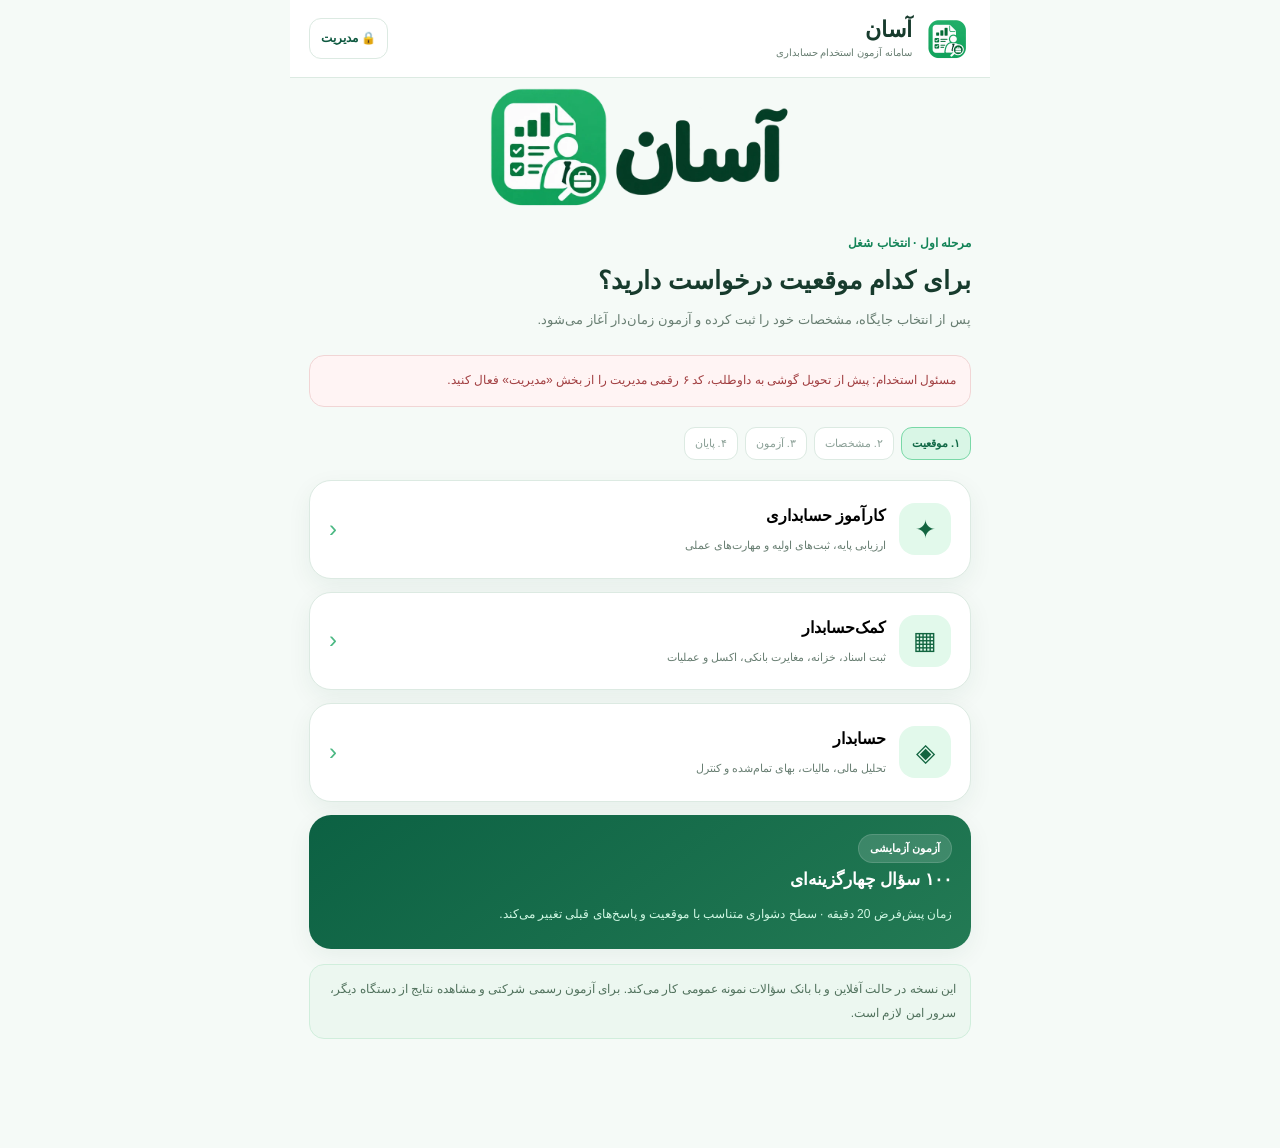
<file: android-wrapper/app/src/main/assets/demo.html>
<!doctype html>
<html lang="fa" dir="rtl"><head><meta charset="utf-8"><meta name="viewport" content="width=device-width,initial-scale=1,viewport-fit=cover"><meta name="theme-color" content="#50C787"><title>آسان | آزمون استخدامی حسابداری</title>
<meta http-equiv="Content-Security-Policy" content="default-src 'none'; script-src 'unsafe-inline'; style-src 'unsafe-inline'; img-src data:; base-uri 'none'; form-action 'none'">
<style>
:root{--green:#50C787;--dark:#0e5940;--ink:#173b2d;--muted:#687e72;--line:#dceae2;--bg:#f5faf7;--white:#fff;--soft:#e8f8ef;--red:#b74b50;font-family:Tahoma,'Noto Sans Arabic',Arial,sans-serif;-webkit-tap-highlight-color:transparent}
*{box-sizing:border-box}body{margin:0;color:var(--ink);background:var(--bg);font-size:14px;line-height:1.95}button,input,select{font:inherit}button{cursor:pointer}button:focus-visible,input:focus-visible,select:focus-visible{outline:3px solid #107149;outline-offset:2px}button:disabled{opacity:.45;cursor:not-allowed}
.top{height:78px;background:white;border-bottom:1px solid var(--line);padding:0 19px;display:flex;align-items:center;justify-content:space-between;position:sticky;top:0;z-index:30;max-width:700px;margin:auto}.brand{display:flex;align-items:center;gap:11px}.mark{width:44px;height:44px;border-radius:14px;background:var(--green);color:#074e30;font-size:23px;font-weight:900;display:grid;place-items:center}.brand b{font-size:22px;display:block;line-height:1.3}.brand small{color:var(--muted);display:block;line-height:1.6;font-size:10px}.chip-btn{background:#fff;border:1px solid var(--line);border-radius:12px;padding:8px 11px;color:var(--dark);font-size:12px;font-weight:700}
main{max-width:700px;padding:0 19px 94px;margin:0 auto;min-height:calc(100vh - 78px)}.eyebrow{font-size:12px;color:#148458;font-weight:800;margin-top:24px}.title{font-size:25px;font-weight:900;line-height:1.5;margin:7px 0}.sub{font-size:13px;color:var(--muted);margin:5px 0 23px}.card{border:1px solid var(--line);background:#fff;border-radius:22px;padding:19px;margin:13px 0;box-shadow:0 8px 24px #174d3310}.card h3{margin:0 0 7px;font-size:17px}.card p{color:var(--muted);margin:4px 0;font-size:12px}.role{width:100%;border:1px solid var(--line);display:flex;align-items:center;gap:13px;text-align:right}.role-icon{width:52px;height:52px;border-radius:16px;background:#e2f9eb;color:#126540;font-size:25px;display:grid;place-items:center;flex:0 0 52px}.role strong{display:block;font-size:16px}.role small{color:var(--muted);font-size:11px}.arrow{margin-right:auto;font-size:24px;color:#4bb883}.bar{background:#e8f1eb;height:8px;border-radius:20px;overflow:hidden;margin:15px 0}.bar>div{background:var(--green);height:100%;transition:width .2s}.pill{display:inline-block;background:#e6f8ee;color:#176543;border:1px solid #c9efdc;border-radius:20px;padding:3px 11px;font-size:11px;font-weight:750}.hero{background:linear-gradient(145deg,#0c6143,#237a54);color:white;border:0}.hero .pill{background:#ffffff25;color:white;border-color:#ffffff22}.hero p{color:#d1f8e4}.primary{border:0;background:var(--green);border-radius:14px;min-height:50px;padding:11px 18px;color:#063d29;font-size:14px;font-weight:900}.secondary{border:1px solid var(--line);background:#fff;color:var(--ink);border-radius:14px;min-height:50px;padding:11px 18px;font-weight:750}.full{width:100%}.flex{display:flex;align-items:center;gap:10px}.space{justify-content:space-between}.col{display:flex;flex-direction:column;gap:12px}.notice{background:#ecf7f0;border:1px solid #d0eedc;color:#51725d;border-radius:15px;font-size:12px;padding:13px 14px;margin:15px 0}.danger{background:#fff4f4;border-color:#f1d5d5;color:#a13e40}.label{display:block;font-weight:750;font-size:12px;margin:15px 0 5px}.field{width:100%;height:52px;border:1px solid #d7e7dc;border-radius:13px;padding:0 14px;background:#fff;color:var(--ink);outline:none}.field:focus{border-color:#50C787;box-shadow:0 0 0 3px #50c78733}.field[dir=ltr]{text-align:left}.field-small{max-width:210px}.grid{display:grid;grid-template-columns:repeat(2,minmax(0,1fr));gap:12px}.help{color:var(--muted);font-size:11px}.check{display:flex;gap:9px;align-items:flex-start;margin:15px 0;font-size:12px}.check input{margin-top:7px;accent-color:#2eaa68}.steps{display:flex;gap:7px;align-items:center;margin:20px 0}.step{background:white;border:1px solid var(--line);border-radius:11px;color:#8ba097;font-size:11px;padding:5px 10px}.step.active{background:#d9f6e6;color:#116846;border-color:#79d8a7;font-weight:800}.row{display:flex;gap:12px;align-items:center;justify-content:space-between}.counter{background:#eaf7ef;color:#166743;border-radius:12px;padding:5px 11px;font-weight:900;font-variant-numeric:tabular-nums}.counter.warn{color:#ac4141;background:#fff2f2}.qtext{font-weight:850;line-height:2.1;font-size:16px;margin:17px 0}.opt{width:100%;min-height:56px;text-align:right;border:1px solid var(--line);border-radius:15px;margin:8px 0;padding:12px;display:flex;align-items:center;gap:10px;background:white;color:var(--ink);font-size:13px}.opt.sel{background:#eafaf0;border-color:#50C787}.opt em{font-style:normal;font-weight:850;border:1px solid #d9ebdf;border-radius:10px;width:32px;height:32px;flex:0 0 32px;display:grid;place-items:center;color:#317453}.opt.sel em{background:var(--green);border-color:var(--green);color:#06442d}.grid3{display:grid;grid-template-columns:repeat(3,minmax(0,1fr));gap:9px}.metric{border:1px solid var(--line);border-radius:16px;background:#fff;padding:11px;text-align:center}.metric b{display:block;font-size:22px;line-height:1.5}.metric small{color:var(--muted);font-size:10px}.divider{height:1px;background:var(--line);margin:18px 0}.muted{color:var(--muted)}.tiny{font-size:11px}.listrow{width:100%;text-align:right;border:0;background:transparent;padding:12px 4px;display:flex;justify-content:space-between;align-items:center;border-bottom:1px solid var(--line)}.listrow:last-child{border-bottom:0}.listrow span{font-size:12px}.answer{border:1px solid var(--line);border-radius:15px;padding:13px;margin:11px 0;font-size:12px}.answer.good{border-color:#a1debf;background:#f0faf4}.answer.bad{border-color:#f2d4d4;background:#fff8f8}.ansstate{font-weight:900}.pillgray{border:1px solid var(--line);border-radius:10px;padding:3px 8px;background:#f5f9f7;font-size:11px}.footer{text-align:center;color:#96aaa0;font-size:10px;margin:24px 0}.hide{display:none!important}
@media(max-width:420px){main{padding:0 13px 85px}.top{padding:0 13px}.card{padding:15px}.grid{grid-template-columns:1fr}.brand b{font-size:20px}.title{font-size:23px}}

/* Asan 2.1.5 — exact brand icon and interviewer analytics */
.brand-icon{width:48px;height:48px;object-fit:contain;flex-shrink:0}
.welcome-brand{display:flex;align-items:center;justify-content:center;padding:10px 0 0}
.welcome-brand img{display:block;width:min(310px,76vw);height:auto;max-height:120px;object-fit:contain}
.analytics-tabs,.filter-chips{display:flex;gap:8px;flex-wrap:wrap;margin:12px 0 18px}
.analytics-tabs button,.filter-chips button{border-radius:14px;background:#fff;border:1px solid var(--line);color:var(--dark);font-size:12px;font-weight:750;padding:10px 13px;min-height:40px}
.analytics-tabs button.active,.filter-chips button.active{background:var(--green);border-color:var(--green);color:#063d29}
.stat-grid{display:grid;grid-template-columns:repeat(2,minmax(0,1fr));gap:9px;margin:12px 0}
.stat-tile{background:#f3fcf6;border:1px solid #d9ebdf;padding:14px;border-radius:15px;text-align:center}
.stat-tile b{display:block;font-size:25px;color:var(--dark);line-height:1.4}
.stat-tile small{color:var(--muted);font-size:11px}
.statline{margin:15px 0 18px}
.statline .stat-head{display:flex;justify-content:space-between;gap:8px;line-height:1.6;font-size:12px;font-weight:700}
.statline .stat-head span{max-width:80%;overflow-wrap:anywhere}
.statline .stat-head b{white-space:nowrap;color:var(--dark)}
.statline .track{height:11px;margin-top:7px;border-radius:50px;background:#e5f2eb;overflow:hidden}
.statline .fill{height:100%;background:var(--green);border-radius:50px;min-width:0}
.topic-lines{display:grid;grid-template-columns:minmax(0,1fr);gap:3px}
.option-row{display:flex;gap:10px;align-items:flex-start;border:1px solid #e1eae4;border-radius:11px;padding:9px 11px;margin:7px 0;background:#fff;line-height:1.7}
.option-row.is-correct{border-color:#63c998;background:#e9f8ef}
.option-row.is-chosen:not(.is-correct){border-color:#e7aaaa;background:#fff3f3}
.option-row .opt-letter{width:24px;height:24px;border-radius:8px;background:#eef3f0;color:var(--dark);display:grid;place-items:center;flex-shrink:0;font-weight:850}
.option-row .opt-text{flex:1;overflow-wrap:anywhere}
.option-row .opt-tags{color:#19734b;font-weight:700;font-size:11px;white-space:nowrap}
.answer-brief{font-size:12px;margin-top:12px;color:var(--muted)}
.analytics-intro{font-size:12px;color:var(--muted);line-height:1.9;margin:12px 0}
@media print{.top,.analytics-tabs,.filter-chips,button{display:none!important}.card{break-inside:avoid}.statline{break-inside:avoid}}

/* Asan 2.1.7 — single-viewport exam, no navigation or scrolling */
html.exam-active, body.exam-active{height:100%;overflow:hidden;overscroll-behavior:none}
body.exam-active .top{height:62px;min-height:62px}
body.exam-active .top .brand small{display:none}
body.exam-active .top .brand b{font-size:19px}
body.exam-active .brand-icon{height:40px;width:40px}
body.exam-active main{height:calc(100dvh - 62px);min-height:0;max-height:calc(100dvh - 62px);padding:0 14px;overflow:hidden}
.exam-viewport{height:100%;width:100%;display:flex;flex-direction:column;gap:9px;padding:9px 0 max(10px,env(safe-area-inset-bottom));overflow:hidden;min-height:0}
.exam-topline{display:flex;align-items:center;justify-content:space-between;gap:8px;flex:0 0 auto}
.exam-topline .pill{white-space:nowrap;max-width:66%;overflow:hidden;text-overflow:ellipsis}
.exam-headline{display:flex;justify-content:space-between;align-items:center;gap:8px;flex:0 0 auto;font-size:12px;color:var(--muted)}
.exam-headline strong{color:var(--ink);font-size:14px}
.exam-headline .exam-progress{font-variant-numeric:tabular-nums;white-space:nowrap;font-weight:850}
.exam-viewport .bar{margin:0;flex:0 0 auto;height:7px}
.exam-question-card{background:white;border:1px solid var(--line);border-radius:23px;padding:clamp(12px,2.4vh,19px);box-shadow:0 8px 20px #174d3310;flex:1 1 auto;min-height:0;display:flex;flex-direction:column;gap:10px;overflow:hidden}
.exam-topics{display:flex;justify-content:space-between;align-items:center;gap:8px;flex:0 0 auto}
.exam-question-text{flex:1 1 auto;min-height:0;display:flex;align-items:center;justify-content:center;text-align:center;font-weight:850;line-height:1.8;font-size:clamp(14px,3.8vw,19px);overflow:hidden;overflow-wrap:anywhere}
.exam-options{flex:0 0 auto;min-height:0;display:grid;grid-template-columns:repeat(2,minmax(0,1fr));grid-template-rows:repeat(2,minmax(0,1fr));gap:9px}
.exam-option{border:1px solid #dbe9e1;background:#fdfefd;border-radius:15px;min-height:clamp(67px,11.3vh,97px);padding:8px;display:flex;flex-direction:column;align-items:center;justify-content:center;gap:4px;color:var(--ink);font-weight:750;font-size:clamp(11px,3.1vw,14px);line-height:1.55;text-align:center;overflow:hidden;overflow-wrap:anywhere}
.exam-option .option-letter{display:grid;place-items:center;width:23px;height:23px;min-height:23px;border-radius:7px;background:#eaf7ee;color:#156948;font-weight:900;font-size:11px}
.exam-option .option-text{display:block;max-height:5em;overflow:hidden}
.exam-option:active{background:#d4f5e2;border-color:var(--green)}
.exam-footer{display:flex;align-items:center;gap:10px;justify-content:space-between;flex:0 0 auto}
.exam-footer .skip-button{flex:1;min-height:46px;background:#fff;border:1px solid var(--line);border-radius:13px;color:#145e41;font-weight:850}
.exam-footer .exam-count{color:var(--muted);font-size:11px;white-space:nowrap}
.exam-rule-hint{text-align:center;font-size:10px;color:var(--muted);line-height:1.3;flex:0 0 auto}
.instructions-card{border-radius:24px;background:#fff;border:1px solid var(--line);padding:22px;margin-top:15px;box-shadow:0 8px 28px #174d3310}
.instructions-list{padding-right:22px;line-height:2.5;margin:13px 0;color:var(--ink)}
.instructions-list li::marker{color:#159262;font-weight:900}
@media (max-height:700px){body.exam-active .top{height:55px;min-height:55px}body.exam-active main{height:calc(100dvh - 55px);max-height:calc(100dvh - 55px)}.exam-viewport{gap:6px;padding:6px 0}.exam-question-card{padding:10px;gap:6px;border-radius:16px}.exam-option{min-height:57px;padding:5px;gap:2px}.exam-question-text{font-size:clamp(12px,3.2vw,17px);line-height:1.55}.exam-footer .skip-button{min-height:40px}}
@media (max-height:500px){.exam-option{min-height:40px}.exam-topline,.exam-headline{font-size:10px}.exam-rule-hint{display:none}}

/* Asan 2.1.8 — employer workspace, responsive and keyboard accessible */
body.admin-active{background:#f3f8f5}
body.admin-active main{max-width:1120px;padding:0 22px 85px}
body.admin-active .top{max-width:1120px}
.admin-shell{margin:22px 0 40px}
.admin-hero{background:linear-gradient(135deg,#093b2b 0%,#126347 65%,#21835c 100%);color:#fff;border-radius:24px;padding:24px 26px;position:relative;overflow:hidden;box-shadow:0 16px 38px #0d57431e}
.admin-hero:after{content:'';position:absolute;left:-50px;bottom:-85px;border:38px solid #ffffff0a;width:215px;height:215px;border-radius:50%;pointer-events:none}
.admin-hero h1{font-size:clamp(22px,3.4vw,31px);margin:5px 0 6px;line-height:1.6;font-weight:900;position:relative}
.admin-hero p{font-size:12px;line-height:2;margin:0;color:#d5f8e5;max-width:620px}
.admin-overline{font-size:11px;letter-spacing:.2px;color:#aaf2cb;font-weight:800}
.admin-hero-top{display:flex;justify-content:space-between;gap:15px;align-items:start;position:relative}
.admin-hero-actions{display:flex;gap:8px;align-items:center;flex-wrap:wrap}
.admin-lock{border:1px solid #ffffff55;background:#ffffff1b;border-radius:12px;padding:9px 13px;color:#fff;font-size:12px;font-weight:800;white-space:nowrap}
.admin-lock:hover{background:#ffffff2a}
.admin-date{display:inline-flex;align-items:center;gap:6px;color:#e7fff1;font-size:11px;border:1px solid #ffffff36;border-radius:12px;padding:7px 10px}
.admin-nav{display:flex;gap:7px;overflow-x:auto;scrollbar-width:none;background:#fff;border:1px solid var(--line);border-radius:16px;padding:6px;margin:14px 0 18px}
.admin-nav::-webkit-scrollbar{display:none}
.admin-nav button{border:0;border-radius:11px;background:transparent;white-space:nowrap;min-height:41px;color:#517568;padding:8px 15px;font-size:12px;font-weight:850;flex:1}
.admin-nav button.active{background:#e0f7e9;color:#0b6541;box-shadow:inset 0 0 0 1px #b5e9cc}
.admin-nav button:focus-visible{outline:2px solid var(--dark);outline-offset:-2px}
.admin-section{display:flex;justify-content:space-between;gap:10px;align-items:center;margin:20px 0 12px}
.admin-section h2{font-size:17px;line-height:1.6;margin:0;color:#143e2d}
.admin-section small{color:var(--muted);font-size:11px}
.admin-metrics{display:grid;grid-template-columns:repeat(4,minmax(0,1fr));gap:11px;margin:0 0 16px}
.admin-metric{background:#fff;border:1px solid #dcece3;padding:17px 16px;border-radius:18px;box-shadow:0 5px 18px #0a513808}
.admin-metric .value{font-size:27px;color:#0d6744;font-weight:900;line-height:1.4}
.admin-metric .desc{font-size:11px;color:#688475}
.admin-metric .accent{width:32px;height:32px;border-radius:11px;display:grid;place-items:center;background:#e6f9ef;color:#137a50;margin-bottom:10px}
.admin-panels{display:grid;grid-template-columns:minmax(0,1.45fr) minmax(250px,1fr);gap:14px;align-items:start}
.admin-panel{background:#fff;border:1px solid #deece2;border-radius:20px;padding:18px;margin-bottom:13px;box-shadow:0 6px 25px #114d3410}
.admin-panel h3{margin:0 0 8px;font-size:15px;color:#173e2d}
.admin-help{color:#6b8175;font-size:11px;line-height:1.9}
.admin-empty{text-align:center;padding:32px 16px;background:#f9fcfa;border:1px dashed #c9e5d2;border-radius:16px;color:#628073}
.admin-empty strong{display:block;color:#285541;font-size:14px}
.admin-empty .empty-icon{font-size:32px;margin-bottom:10px}
.admin-mini-table{width:100%;border-collapse:collapse;text-align:right}
.admin-mini-table th{font-size:11px;font-weight:700;color:#80978a;padding:9px 7px;border-bottom:1px solid #e8efeb}
.admin-mini-table td{font-size:12px;padding:11px 7px;border-bottom:1px solid #eef3ef;vertical-align:middle}
.admin-mini-table tr:last-child td{border-bottom:0}
.admin-mini-table button{font-size:12px;color:#08774d;background:transparent;border:0;font-weight:850;text-align:right}
.admin-status{display:inline-flex;border-radius:99px;background:#ecf5ef;color:#426a56;border:1px solid #d8e9de;padding:2px 9px;align-items:center;font-weight:800;font-size:10px;white-space:nowrap}
.admin-status[data-status='interview']{background:#e0f6eb;color:#0a6e46;border-color:#b4e7cc}
.admin-status[data-status='selected']{background:#d5f7e4;color:#09613f;border-color:#86d8ab}
.admin-status[data-status='rejected']{background:#fff1f0;color:#934b4a;border-color:#f3d6d3}
.admin-status[data-status='review']{background:#fff9e9;color:#8d682e;border-color:#f4e4b9}
.admin-pct{font-variant-numeric:tabular-nums;color:#16774d;font-weight:900}
.admin-toolbar{display:grid;grid-template-columns:minmax(180px,2fr) minmax(130px,1fr) minmax(130px,1fr) minmax(135px,1fr);gap:9px;margin:12px 0}
.admin-toolbar input,.admin-toolbar select,.admin-control{width:100%;min-width:0;height:43px;background:#fff;border:1px solid #d6e7dc;border-radius:12px;padding:0 12px;color:#214c37;outline:0;font-size:12px}
.admin-toolbar input:focus,.admin-toolbar select:focus,.admin-control:focus{border-color:#2bbd77;box-shadow:0 0 0 3px #50c78733}
.admin-row{width:100%;display:grid;grid-template-columns:minmax(0,1.9fr) minmax(0,1fr) 82px 90px;gap:12px;align-items:center;background:white;border:1px solid #e0eae3;border-radius:15px;padding:13px 15px;margin:8px 0;text-align:right;color:var(--ink)}
.admin-row:hover{background:#f6fcf8;border-color:#b7e5c7}
.admin-row strong{display:block;font-size:13px;overflow-wrap:anywhere}
.admin-row small{display:block;font-size:11px;color:#7e9788;line-height:1.8}
.admin-row-score{font-size:19px;font-weight:900;color:#18754c;text-align:center;font-variant-numeric:tabular-nums}
.admin-row-action{text-align:left;color:#137a4e;font-size:11px;font-weight:850}
.admin-chipset{display:flex;gap:7px;flex-wrap:wrap;margin:10px 0}
.admin-chipset button{border:1px solid #dbeae0;border-radius:12px;padding:8px 12px;background:#fff;font-size:11px;color:#4e7160;font-weight:850}
.admin-chipset button.active{background:#dff6e8;border-color:#81d1a5;color:#0b6c45}
.admin-result-count{font-size:11px;color:#6f8878;margin:8px 0}
.admin-review-form{display:grid;grid-template-columns:minmax(0,1fr) minmax(0,1.7fr);gap:12px;margin-top:12px}
.admin-review-form label{display:block;color:#526c60;font-size:11px;font-weight:800;margin-bottom:4px}
.admin-review-form textarea{min-height:88px;width:100%;resize:vertical;line-height:1.9;padding:10px 12px;border:1px solid #d7e7dc;border-radius:12px;font:inherit;color:#173b2d;font-size:12px}
.admin-review-form .admin-control{height:44px}
.admin-review-form .review-save{align-self:end}
.admin-review-note{background:#f4fbf7;border:1px solid #d9e8dd;padding:12px 13px;border-radius:12px;font-size:12px;line-height:1.9;white-space:pre-wrap;overflow-wrap:anywhere}
.admin-score-ring{width:114px;height:114px;border-radius:50%;display:grid;place-items:center;flex:0 0 auto;box-shadow:0 7px 24px #0d6d4420}
.admin-score-ring > div{width:86px;height:86px;border-radius:50%;background:#fff;display:flex;flex-direction:column;justify-content:center;align-items:center}
.admin-score-ring strong{font-size:27px;color:#13563a;line-height:1.1}
.admin-score-ring small{font-size:10px;color:var(--muted)}
.admin-dossier{display:flex;align-items:center;gap:18px;justify-content:space-between}
.admin-quick-actions{display:flex;flex-wrap:wrap;gap:9px;margin-top:15px}
.admin-quick-actions button{border:1px solid #b9e4c8;color:#116c48;background:#f5fcf8;padding:10px 13px;border-radius:11px;font-size:12px;font-weight:850}
.admin-secure-warning{background:#fbf8ee;border:1px solid #eadba7;color:#856a34;border-radius:13px;padding:12px 13px;font-size:11px;line-height:1.9;margin-top:13px}
@media(max-width:800px){.admin-metrics{grid-template-columns:repeat(2,minmax(0,1fr))}.admin-panels{grid-template-columns:1fr}.admin-toolbar{grid-template-columns:repeat(2,minmax(0,1fr))}}
@media(max-width:510px){body.admin-active main{padding:0 12px 70px}.admin-hero{border-radius:19px;padding:18px}.admin-date{display:none}.admin-hero h1{font-size:22px}.admin-hero p{font-size:11px}.admin-lock{padding:8px 10px}.admin-nav button{padding:7px 9px;font-size:11px}.admin-metrics{gap:8px}.admin-metric{padding:12px}.admin-metric .value{font-size:22px}.admin-toolbar{grid-template-columns:1fr 1fr}.admin-toolbar input{grid-column:1/-1}.admin-row{grid-template-columns:minmax(0,1.7fr) 61px 74px;gap:7px;padding:11px}.admin-row .admin-role-cell{display:none}.admin-row-action{font-size:10px}.admin-review-form{grid-template-columns:1fr}.admin-dossier{align-items:flex-start;gap:9px}.admin-score-ring{width:94px;height:94px}.admin-score-ring > div{width:72px;height:72px}.admin-score-ring strong{font-size:22px}}
@media print{.admin-nav,.admin-lock,.admin-toolbar,.admin-chipset,.admin-quick-actions,.review-save,.admin-secure-warning{display:none!important}body.admin-active main{max-width:none}.admin-panel,.admin-row{box-shadow:none;break-inside:avoid}}

</style></head><body>
<header class="top"><div class="brand"><img class="brand-icon" src="[data-uri]" alt="لوگوی آسان"><div><b>آسان</b><small>سامانه آزمون استخدام حسابداری</small></div></div><button class="chip-btn" id="adminBtn" data-act="admin">🔒 مدیریت</button></header>
<main id="root"></main>
<script>
'use strict';
// Public demonstration bank. Correct answers embedded in this sample app are NOT confidential.
const QUESTION_BANK = [{"id":"D01","topic":"اصول و مفاهیم","difficulty":"easy","text":"مانده عادی حساب «هزینه اجاره» در دفاتر چه ماهیتی دارد؟","options":["بستانکار","بدهکار","بدون ماهیت","همیشه صفر"],"answer":1},{"id":"D02","topic":"ثبت اسناد و دفاتر","difficulty":"easy","text":"شرکت یک میز اداری را نقداً به مبلغ ۲۰ میلیون ریال خریداری می‌کند. ثبت صحیح کدام است؟","options":["اثاثه بدهکار / صندوق بستانکار","صندوق بدهکار / اثاثه بستانکار","هزینه حقوق بدهکار / فروش بستانکار","بانک بدهکار / سرمایه بستانکار"],"answer":0},{"id":"D03","topic":"اصلاح و بستن حساب‌ها","difficulty":"medium","text":"بیمه یک‌ساله به مبلغ ۱۲۰ میلیون ریال در ابتدای سال به‌عنوان پیش‌پرداخت ثبت شده است. پس از گذشت ۳ ماه، هزینه بیمه چند میلیون ریال است؟","options":["۱۲۰","۹۰","۳۰","۱۰"],"answer":2},{"id":"D04","topic":"صورت‌های مالی","difficulty":"easy","text":"کدام رابطه، معادله اصلی حسابداری است؟","options":["دارایی = بدهی + حقوق مالکانه","دارایی = درآمد + هزینه","سود = دارایی + بدهی","سرمایه = فروش + موجودی"],"answer":0},{"id":"D05","topic":"استانداردهای حسابداری","difficulty":"medium","text":"با فرض مبنای تعهدی، درآمد خدمات معمولاً در چه زمانی شناسایی می‌شود؟","options":["هنگام وصول وجه در همه شرایط","پس از پایان سال مالی","هنگام ارائه خدمت و تحقق شرایط شناسایی","فقط زمان صدور چک"],"answer":2},{"id":"D06","topic":"خرید و فروش","difficulty":"easy","text":"شرکت ۵۰ میلیون ریال کالا را نسیه فروخته است. صرف‌نظر از بهای تمام‌شده و مالیات، کدام حساب بدهکار می‌شود؟","options":["فروش","حساب‌های دریافتنی","حساب‌های پرداختنی","بانک"],"answer":1},{"id":"D07","topic":"بانک و خزانه","difficulty":"medium","text":"در مغایرت بانکی، «وجه واریزی در راه» باید به کدام مانده اضافه شود؟","options":["مانده دفاتر شرکت","مانده صورت‌حساب بانک","هزینه مالی","حساب فروش"],"answer":1},{"id":"D08","topic":"حساب‌های دریافتنی و پرداختنی","difficulty":"easy","text":"وجهی که مشتری بابت فروش نسیه به شرکت بدهکار است، در چه حسابی ثبت می‌شود؟","options":["حساب‌های پرداختنی","پیش‌دریافت درآمد","حساب‌های دریافتنی","سرمایه"],"answer":2},{"id":"D09","topic":"انبار و موجودی کالا","difficulty":"medium","text":"موجودی اول دوره ۳۰، خرید خالص ۸۰ و موجودی پایان دوره ۲۰ میلیون ریال است. بهای تمام‌شده کالای فروش‌رفته چند میلیون ریال می‌شود؟","options":["۹۰","۱۳۰","۷۰","۶۰"],"answer":0},{"id":"D10","topic":"دارایی ثابت و استهلاک","difficulty":"medium","text":"بهای یک دستگاه ۱۰۰ و ارزش اسقاط ۱۰ میلیون ریال است. عمر مفید ۵ سال و روش خط مستقیم است. استهلاک سالانه چند میلیون ریال است؟","options":["۲۰","۲۲","۱۸","۱۰"],"answer":2},{"id":"D11","topic":"حقوق و دستمزد","difficulty":"easy","text":"اگر حقوق ناخالص ۵۰ و کسورات ۷ میلیون ریال باشد، حقوق خالص پرداختنی چند میلیون ریال است؟","options":["۵۷","۴۳","۵۰","۷"],"answer":1},{"id":"D12","topic":"قانون کار و بیمه","difficulty":"medium","text":"برای محاسبه دقیق حق بیمه حقوق کارکنان در یک سال مشخص، کدام اطلاعات لازم است؟","options":["فقط نام کارگاه","فقط مبلغ فروش","فقط تعداد فاکتورها","مزد مشمول و نرخ‌های قانونی همان دوره"],"answer":3},{"id":"D13","topic":"مالیات‌های مستقیم","difficulty":"medium","text":"کدام اقدام برای رسیدگی مالیاتی قابل اتکاتر است؟","options":["ثبت هزینه بدون مدرک","نگهداری اسناد مثبته هزینه‌ها","حذف فاکتورهای خرید","تغییر تاریخ اسناد پس از رسیدگی"],"answer":1},{"id":"D14","topic":"ارزش افزوده و سامانه مؤدیان","difficulty":"medium","text":"فرض کنید کالای مشمول به مبلغ ۲۰۰ میلیون ریال فروخته شود و نرخ فرضی مالیات ۱۰٪ باشد. مبلغ مالیات چند میلیون ریال است؟","options":["۲۰","۲۲۰","۱۰","۲"],"answer":0},{"id":"D15","topic":"حسابداری صنعتی","difficulty":"medium","text":"مواد مستقیم ۴۰ و دستمزد مستقیم ۳۰ میلیون ریال است. بهای اولیه تولید چند میلیون ریال است؟","options":["۱۰","۱۰۰","۷۰","۴۰"],"answer":2},{"id":"D16","topic":"حسابداری مدیریت و بودجه","difficulty":"hard","text":"قیمت فروش هر واحد ۲۰۰ هزار، هزینه متغیر هر واحد ۱۲۰ هزار و هزینه ثابت کل ۸۰ میلیون ریال است. نقطه سر‌به‌سر چند واحد است؟","options":["۶۶۷","۴۰۰","۱۶۰۰","۱۰۰۰"],"answer":3},{"id":"D17","topic":"پیمانکاری و پروژه","difficulty":"medium","text":"طبق مفروضات قراردادی، هزینه برآوردی کل پروژه ۵۰۰ و هزینه انجام‌شده قابل اتکا ۲۰۰ میلیون ریال است. درصد پیشرفت بر اساس روش هزینه به هزینه چقدر است؟","options":["۶۰٪","۴۰٪","۲۰٪","۸۰٪"],"answer":1},{"id":"D18","topic":"حسابداری شرکت‌ها","difficulty":"easy","text":"ورود نقدی ۱۰۰ میلیون ریال توسط مالک به شرکت چه اثری بر معادله حسابداری دارد؟","options":["دارایی افزایش و سرمایه کاهش","بدهی افزایش و دارایی کاهش","دارایی و حقوق مالکانه افزایش","فقط درآمد افزایش"],"answer":2},{"id":"D19","topic":"حسابرسی و کنترل داخلی","difficulty":"medium","text":"کدام کنترل برای کاهش خطر سوءاستفاده از وجوه نقد مناسب‌تر است؟","options":["تفکیک وظیفه دریافت وجه و ثبت حسابداری","واگذاری همه وظایف به یک نفر","حذف تطبیق بانک","عدم ثبت رسید"],"answer":0},{"id":"D20","topic":"اکسل و تحلیل مالی","difficulty":"easy","text":"برای جمع‌زدن سلول‌های B2 تا B10 در اکسل از کدام فرمول استفاده می‌شود؟","options":["=COUNT(B2:B10)","=SUM(B2:B10)","=AVERAGE(B2:B10)","=MAX(B2:B10)"],"answer":1},{"id":"D21","topic":"نرم‌افزار حسابداری و ERP","difficulty":"medium","text":"برای پیگیری منشأ یک ثبت مالی در نرم‌افزار حسابداری، کدام قابلیت مهم‌تر است؟","options":["تغییر رنگ منو","افزایش اندازه فونت","نمایش گزارش هواشناسی","ردیابی سند و سابقه تغییرات"],"answer":3},{"id":"D22","topic":"ارز و بازرگانی خارجی","difficulty":"hard","text":"شرکت ۱۰۰۰ واحد ارز دریافتنی دارد. نرخ تسعیر هر واحد از ۵۰۰٬۰۰۰ به ۵۲۰٬۰۰۰ ریال افزایش یافته است. سود تسعیر چند میلیون ریال است؟","options":["۵۲۰","۲۰","۵۰۰","۲"],"answer":1},{"id":"D23","topic":"حسابداری کسب‌وکارها","difficulty":"medium","text":"در فروشگاه مواد غذایی، برای کاهش خطای موجودی کالاهای تاریخ‌دار کدام کنترل مؤثرتر است؟","options":["ثبت دوره‌ای موجودی و کنترل تاریخ انقضا","ثبت فقط مبلغ فروش","حذف کد کالا","ثبت کلی خرید بدون اقلام"],"answer":0},{"id":"D24","topic":"بخش عمومی و غیرانتفاعی","difficulty":"medium","text":"کمک مالی که طبق قرارداد فقط باید صرف خرید تجهیزات شود، در گزارشگری مؤسسه غیرانتفاعی چگونه باید مدیریت شود؟","options":["مانند وجه بدون محدودیت","به‌عنوان فروش کالا","با رهگیری محدودیت مصرف مطابق چارچوب مربوط","بدون ثبت در دفاتر"],"answer":2},{"id":"D25","topic":"خطایابی و تصمیم عملی","difficulty":"hard","text":"تراز آزمایشی ۱۲ میلیون ریال اختلاف دارد و یک ثبت بدهکار ۱۲ میلیون ریالی انجام نشده است. راه درست چیست؟","options":["ثبت تصادفی در حساب بانک","شناسایی سند و اصلاح ثبت با مستندات","حذف تراز آزمایشی","دو برابرکردن حساب بستانکار"],"answer":1},{"id":"D26","topic":"اصول تعهدی","difficulty":"hard","text":"خدمات به مبلغ ۸۰ میلیون ریال در اسفند ارائه شده ولی وجه در فروردین دریافت می‌شود. با فرض تحقق شرایط شناسایی، درآمد متعلق به کدام ماه است؟","options":["فروردین","بهمن","اسفند","اردیبهشت"],"answer":2},{"id":"D27","topic":"ذخیره مطالبات","difficulty":"hard","text":"مانده حساب‌های دریافتنی ۲۰۰ میلیون ریال است. ذخیره موردنیاز پایان سال ۵٪ و مانده بستانکار ذخیره قبل از تعدیل ۳ میلیون ریال است. هزینه مطالبات مشکوک‌الوصول چند میلیون ریال است؟","options":["۷","۱۰","۱۳","۳"],"answer":0},{"id":"D28","topic":"انحرافات هزینه","difficulty":"hard","text":"مقدار واقعی مصرف ۱۱۰ واحد، مقدار استاندارد مجاز ۱۰۰ واحد و نرخ استاندارد هر واحد ۲۰ هزار ریال است. انحراف مقداری مواد چند هزار ریال نامساعد است؟","options":["۱۰۰","۱۱۰","۲۰۰","۲۰"],"answer":2},{"id":"D29","topic":"صورت جریان نقد","difficulty":"medium","text":"دریافت وجه نقد از مشتری بابت فروش عادی شرکت معمولاً در کدام گروه صورت جریان وجه نقد قرار می‌گیرد؟","options":["فعالیت‌های عملیاتی","فعالیت‌های سرمایه‌گذاری","فعالیت‌های تأمین مالی","تغییرات غیرنقدی"],"answer":0},{"id":"D30","topic":"کنترل اسناد","difficulty":"medium","text":"در بررسی یک فاکتور خرید قبل از پرداخت، کدام کنترل مناسب است؟","options":["پرداخت بدون سند","تطبیق سفارش، رسید دریافت کالا و فاکتور","ثبت پرداخت به حساب فروش","حذف تأیید مسئول خرید"],"answer":1},{"id":"P031","topic":"اصول و مفاهیم","difficulty":"easy","text":"شرکتی 80 میلیون ریال دارایی و 30 میلیون ریال بدهی دارد. حقوق مالکانه چند میلیون ریال است؟","options":["30","80","110","50"],"answer":3,"explanation":"حقوق مالکانه = دارایی منهای بدهی = 50 میلیون ریال."},{"id":"P032","topic":"صورت‌های مالی","difficulty":"medium","text":"درآمد دوره 120 و کل هزینه‌های دوره 40 میلیون ریال است. سود خالص چند میلیون ریال می‌شود؟","options":["120","160","40","80"],"answer":3,"explanation":"سود خالص = درآمد − هزینه = 80."},{"id":"P033","topic":"انبار و موجودی کالا","difficulty":"medium","text":"موجودی ابتدای دوره 80، خرید خالص 160 و موجودی پایان دوره 30 میلیون ریال است. بهای تمام‌شده کالای فروش‌رفته چقدر است؟","options":["130","210","110","270"],"answer":1,"explanation":"بهای تمام‌شده = موجودی اول + خرید خالص − موجودی پایان = 210."},{"id":"P034","topic":"دریافتنی‌ها و پرداختنی‌ها","difficulty":"easy","text":"مانده بدهی به تأمین‌کننده 80 میلیون ریال است. شرکت 30 میلیون ریال از آن را پرداخت می‌کند. مانده حساب‌های پرداختنی چقدر است؟","options":["50","110","80","30"],"answer":0,"explanation":"بدهی با پرداخت کاهش می‌یابد؛ مانده 50."},{"id":"P035","topic":"دارایی ثابت و استهلاک","difficulty":"medium","text":"بهای دارایی 800 و ارزش اسقاط آن 60 میلیون ریال است. عمر مفید ۵ سال است؛ استهلاک سالانه خط مستقیم چند میلیون ریال است؟","options":["160","740","172","148"],"answer":3,"explanation":"استهلاک = (بها − ارزش اسقاط) تقسیم بر عمر = 148."},{"id":"P036","topic":"حقوق و دستمزد","difficulty":"easy","text":"حقوق ناخالص کارمند 80 و کسورات قانونی و توافقی جمعاً 30 میلیون ریال است. خالص پرداختنی چند میلیون ریال خواهد بود؟","options":["110","50","30","80"],"answer":1,"explanation":"خالص پرداختنی = ناخالص − کسورات = 50."},{"id":"P037","topic":"ارزش افزوده و سامانه مؤدیان","difficulty":"medium","text":"در یک مثال فرضی و صرفاً محاسباتی، مبلغ فروش بدون مالیات 800 میلیون ریال و نرخ فرضی ارزش افزوده ۱۰٪ است. مالیات این فروش چند میلیون ریال می‌شود؟","options":["720","80","880","800"],"answer":1,"explanation":"۱۰٪ از 800 = 80 میلیون ریال. این نرخ فرضی است."},{"id":"P038","topic":"خرید و فروش","difficulty":"medium","text":"فروش خالص 240 و بهای تمام‌شده کالای فروش‌رفته 60 میلیون ریال است. سود ناخالص چقدر است؟","options":["180","240","60","300"],"answer":0,"explanation":"سود ناخالص = فروش خالص − بهای تمام‌شده = 180."},{"id":"P039","topic":"بانک و خزانه","difficulty":"hard","text":"مانده بانک در دفاتر شرکت 80 میلیون ریال است. بانک 8 میلیون ریال کارمزد کسر و 3 میلیون ریال سود بانکی واریز کرده که در دفاتر ثبت نشده‌اند. مانده اصلاح‌شده دفاتر چقدر می‌شود؟","options":["75","69","91","85"],"answer":0,"explanation":"از دفاتر هزینه کارمزد کم و سود اضافه می‌شود: 75."},{"id":"P040","topic":"اصلاح و بستن حساب‌ها","difficulty":"medium","text":"بیمه ۱۲ماهه به مبلغ 96 میلیون ریال در حساب پیش‌پرداخت ثبت شده است. پس از سپری‌شدن 2 ماه، هزینه بیمه شناسایی‌شده چند میلیون ریال است؟","options":["8","80","96","16"],"answer":3,"explanation":"سهم هزینه = کل پیش‌پرداخت × 2/۱۲ = 16."},{"id":"P041","topic":"ارز و بازرگانی خارجی","difficulty":"hard","text":"شرکت 1000 واحد ارز دریافتنی دارد. نرخ هر واحد از ۵۰۰٬۰۰۰ ریال به 502,000 ریال افزایش یافته است. سود تسعیر چند میلیون ریال است؟","options":["4","2","3","20"],"answer":1,"explanation":"تفاوت نرخ × تعداد ارز = 1000 × 2000 ریال = 2 میلیون ریال."},{"id":"P042","topic":"پیمانکاری و پروژه","difficulty":"medium","text":"صورت‌وضعیت تأییدشده پیمانکار 800 میلیون ریال است و بر اساس قرارداد فرضی، ۱۰٪ آن به‌عنوان سپرده حسن انجام کار نگهداری می‌شود. مبلغ قابل پرداخت پیش از سایر کسورات چند میلیون ریال است؟","options":["800","880","720","80"],"answer":2,"explanation":"۹۰٪ صورت وضعیت = 720."},{"id":"P043","topic":"حسابداری مدیریت و بودجه","difficulty":"hard","text":"هزینه ثابت دوره 800 میلیون ریال، قیمت فروش هر واحد 20 و هزینه متغیر هر واحد 10 میلیون ریال است. نقطه سربه‌سر چند واحد است؟","options":["100","40","80","160"],"answer":2,"explanation":"نقطه سربه‌سر = هزینه ثابت ÷ (قیمت فروش − هزینه متغیر) = 80 واحد."},{"id":"P044","topic":"دریافتنی‌ها و پرداختنی‌ها","difficulty":"medium","text":"مانده ناخالص حساب‌های دریافتنی 800 میلیون ریال است. شرکت بر اساس برآورد داخلی خود، ۵٪ را مشکوک‌الوصول می‌داند. ذخیره لازم چند میلیون ریال است؟","options":["160","40","80","800"],"answer":1,"explanation":"۵٪ × 800 = 40."},{"id":"P045","topic":"صنعتی و بهای تمام‌شده","difficulty":"medium","text":"مواد مستقیم 80، دستمزد مستقیم 30 و سربار ساخت 12 میلیون ریال است. مجموع هزینه‌های تولید (بدون تغییر کالای در جریان) چند میلیون ریال می‌شود؟","options":["92","152","122","110"],"answer":2,"explanation":"جمع مواد مستقیم + دستمزد مستقیم + سربار = 122."},{"id":"P046","topic":"صنعتی و بهای تمام‌شده","difficulty":"hard","text":"سربار برآوردی 800 میلیون ریال و ساعات کار مستقیم کل 100 ساعت است. سفارشی با 20 ساعت کار مستقیم، چه میزان سربار جذب می‌کند (میلیون ریال)؟","options":["800","320","640","160"],"answer":3,"explanation":"نرخ جذب = 800/100؛ ضرب در 20 ساعت = 160."},{"id":"P047","topic":"صورت‌های مالی","difficulty":"medium","text":"شرکت در این دوره 80 میلیون ریال فروش نقد و 30 میلیون ریال فروش نسیه دارد. با فرض نبود سایر جریان‌ها، وجه نقد حاصل از این فروش‌ها چند میلیون ریال است؟","options":["110","30","50","80"],"answer":3,"explanation":"فروش نسیه در لحظه فروش جریان وجه نقد ایجاد نمی‌کند؛ دریافت نقدی 80 است."},{"id":"P048","topic":"انبار و موجودی کالا","difficulty":"hard","text":"با روش FIFO، 10 واحد کالا با بهای واحد 5 و سپس 10 واحد با بهای واحد 10 میلیون ریال خریداری شده است. بهای تمام‌شده فروش 15 واحد چند میلیون ریال است؟","options":["150","125","100","75"],"answer":2,"explanation":"FIFO ابتدا لایه اول و سپس ۵ واحد از لایه دوم: 10×5+۵×10=100."},{"id":"P049","topic":"حسابرسی و کنترل داخلی","difficulty":"medium","text":"موجودی صندوق طبق دفاتر 80 و شمارش فیزیکی 30 میلیون ریال است. کسری صندوق چند میلیون ریال است؟","options":["110","50","80","30"],"answer":1,"explanation":"کسری صندوق = مانده دفاتر منهای موجودی واقعی = 50."},{"id":"P050","topic":"صورت‌های مالی","difficulty":"hard","text":"دارایی جاری 400، موجودی کالا 60 و بدهی جاری 50 میلیون ریال است. با فرض نداشتن سایر اقلام کاهنده، نسبت آنی را تا دو رقم اعشار محاسبه کنید.","options":["6.80","9.20","1.20","8.00"],"answer":0,"explanation":"نسبت آنی = (دارایی جاری − موجودی کالا) ÷ بدهی جاری = 6.80."},{"id":"P051","topic":"اصول و مفاهیم","difficulty":"easy","text":"شرکتی 120 میلیون ریال دارایی و 50 میلیون ریال بدهی دارد. حقوق مالکانه چند میلیون ریال است؟","options":["170","50","120","70"],"answer":3,"explanation":"حقوق مالکانه = دارایی منهای بدهی = 70 میلیون ریال."},{"id":"P052","topic":"صورت‌های مالی","difficulty":"medium","text":"درآمد دوره 160 و کل هزینه‌های دوره 60 میلیون ریال است. سود خالص چند میلیون ریال می‌شود؟","options":["100","220","60","160"],"answer":0,"explanation":"سود خالص = درآمد − هزینه = 100."},{"id":"P053","topic":"انبار و موجودی کالا","difficulty":"medium","text":"موجودی ابتدای دوره 120، خرید خالص 240 و موجودی پایان دوره 50 میلیون ریال است. بهای تمام‌شده کالای فروش‌رفته چقدر است؟","options":["190","310","170","410"],"answer":1,"explanation":"بهای تمام‌شده = موجودی اول + خرید خالص − موجودی پایان = 310."},{"id":"P054","topic":"دریافتنی‌ها و پرداختنی‌ها","difficulty":"easy","text":"مانده بدهی به تأمین‌کننده 120 میلیون ریال است. شرکت 50 میلیون ریال از آن را پرداخت می‌کند. مانده حساب‌های پرداختنی چقدر است؟","options":["70","170","50","120"],"answer":0,"explanation":"بدهی با پرداخت کاهش می‌یابد؛ مانده 70."},{"id":"P055","topic":"دارایی ثابت و استهلاک","difficulty":"medium","text":"بهای دارایی 1200 و ارزش اسقاط آن 100 میلیون ریال است. عمر مفید ۵ سال است؛ استهلاک سالانه خط مستقیم چند میلیون ریال است؟","options":["240","1100","220","260"],"answer":2,"explanation":"استهلاک = (بها − ارزش اسقاط) تقسیم بر عمر = 220."},{"id":"P056","topic":"حقوق و دستمزد","difficulty":"easy","text":"حقوق ناخالص کارمند 120 و کسورات قانونی و توافقی جمعاً 50 میلیون ریال است. خالص پرداختنی چند میلیون ریال خواهد بود؟","options":["120","170","50","70"],"answer":3,"explanation":"خالص پرداختنی = ناخالص − کسورات = 70."},{"id":"P057","topic":"ارزش افزوده و سامانه مؤدیان","difficulty":"medium","text":"در یک مثال فرضی و صرفاً محاسباتی، مبلغ فروش بدون مالیات 1200 میلیون ریال و نرخ فرضی ارزش افزوده ۱۰٪ است. مالیات این فروش چند میلیون ریال می‌شود؟","options":["1200","1320","1080","120"],"answer":3,"explanation":"۱۰٪ از 1200 = 120 میلیون ریال. این نرخ فرضی است."},{"id":"P058","topic":"خرید و فروش","difficulty":"medium","text":"فروش خالص 360 و بهای تمام‌شده کالای فروش‌رفته 100 میلیون ریال است. سود ناخالص چقدر است؟","options":["260","460","360","100"],"answer":0,"explanation":"سود ناخالص = فروش خالص − بهای تمام‌شده = 260."},{"id":"P059","topic":"بانک و خزانه","difficulty":"hard","text":"مانده بانک در دفاتر شرکت 120 میلیون ریال است. بانک 10 میلیون ریال کارمزد کسر و 4 میلیون ریال سود بانکی واریز کرده که در دفاتر ثبت نشده‌اند. مانده اصلاح‌شده دفاتر چقدر می‌شود؟","options":["134","114","106","126"],"answer":1,"explanation":"از دفاتر هزینه کارمزد کم و سود اضافه می‌شود: 114."},{"id":"P060","topic":"اصلاح و بستن حساب‌ها","difficulty":"medium","text":"بیمه ۱۲ماهه به مبلغ 108 میلیون ریال در حساب پیش‌پرداخت ثبت شده است. پس از سپری‌شدن 4 ماه، هزینه بیمه شناسایی‌شده چند میلیون ریال است؟","options":["108","36","9","72"],"answer":1,"explanation":"سهم هزینه = کل پیش‌پرداخت × 4/۱۲ = 36."},{"id":"P061","topic":"ارز و بازرگانی خارجی","difficulty":"hard","text":"شرکت 2000 واحد ارز دریافتنی دارد. نرخ هر واحد از ۵۰۰٬۰۰۰ ریال به 503,000 ریال افزایش یافته است. سود تسعیر چند میلیون ریال است؟","options":["6","8","60","9"],"answer":0,"explanation":"تفاوت نرخ × تعداد ارز = 2000 × 3000 ریال = 6 میلیون ریال."},{"id":"P062","topic":"پیمانکاری و پروژه","difficulty":"medium","text":"صورت‌وضعیت تأییدشده پیمانکار 1200 میلیون ریال است و بر اساس قرارداد فرضی، ۱۰٪ آن به‌عنوان سپرده حسن انجام کار نگهداری می‌شود. مبلغ قابل پرداخت پیش از سایر کسورات چند میلیون ریال است؟","options":["1200","120","1320","1080"],"answer":3,"explanation":"۹۰٪ صورت وضعیت = 1080."},{"id":"P063","topic":"حسابداری مدیریت و بودجه","difficulty":"hard","text":"هزینه ثابت دوره 1440 میلیون ریال، قیمت فروش هر واحد 25 و هزینه متغیر هر واحد 13 میلیون ریال است. نقطه سربه‌سر چند واحد است؟","options":["57","140","240","120"],"answer":3,"explanation":"نقطه سربه‌سر = هزینه ثابت ÷ (قیمت فروش − هزینه متغیر) = 120 واحد."},{"id":"P064","topic":"دریافتنی‌ها و پرداختنی‌ها","difficulty":"medium","text":"مانده ناخالص حساب‌های دریافتنی 1200 میلیون ریال است. شرکت بر اساس برآورد داخلی خود، ۵٪ را مشکوک‌الوصول می‌داند. ذخیره لازم چند میلیون ریال است؟","options":["60","120","1200","240"],"answer":0,"explanation":"۵٪ × 1200 = 60."},{"id":"P065","topic":"صنعتی و بهای تمام‌شده","difficulty":"medium","text":"مواد مستقیم 120، دستمزد مستقیم 50 و سربار ساخت 30 میلیون ریال است. مجموع هزینه‌های تولید (بدون تغییر کالای در جریان) چند میلیون ریال می‌شود؟","options":["200","250","170","150"],"answer":0,"explanation":"جمع مواد مستقیم + دستمزد مستقیم + سربار = 200."},{"id":"P066","topic":"صنعتی و بهای تمام‌شده","difficulty":"hard","text":"سربار برآوردی 1200 میلیون ریال و ساعات کار مستقیم کل 200 ساعت است. سفارشی با 40 ساعت کار مستقیم، چه میزان سربار جذب می‌کند (میلیون ریال)؟","options":["960","480","1200","240"],"answer":3,"explanation":"نرخ جذب = 1200/200؛ ضرب در 40 ساعت = 240."},{"id":"P067","topic":"صورت‌های مالی","difficulty":"medium","text":"شرکت در این دوره 120 میلیون ریال فروش نقد و 50 میلیون ریال فروش نسیه دارد. با فرض نبود سایر جریان‌ها، وجه نقد حاصل از این فروش‌ها چند میلیون ریال است؟","options":["120","170","70","50"],"answer":0,"explanation":"فروش نسیه در لحظه فروش جریان وجه نقد ایجاد نمی‌کند؛ دریافت نقدی 120 است."},{"id":"P068","topic":"انبار و موجودی کالا","difficulty":"hard","text":"با روش FIFO، 12 واحد کالا با بهای واحد 6 و سپس 12 واحد با بهای واحد 11 میلیون ریال خریداری شده است. بهای تمام‌شده فروش 17 واحد چند میلیون ریال است؟","options":["162","127","187","102"],"answer":1,"explanation":"FIFO ابتدا لایه اول و سپس ۵ واحد از لایه دوم: 12×6+۵×11=127."},{"id":"P069","topic":"حسابرسی و کنترل داخلی","difficulty":"medium","text":"موجودی صندوق طبق دفاتر 120 و شمارش فیزیکی 50 میلیون ریال است. کسری صندوق چند میلیون ریال است؟","options":["120","170","70","50"],"answer":2,"explanation":"کسری صندوق = مانده دفاتر منهای موجودی واقعی = 70."},{"id":"P070","topic":"صورت‌های مالی","difficulty":"hard","text":"دارایی جاری 600، موجودی کالا 100 و بدهی جاری 100 میلیون ریال است. با فرض نداشتن سایر اقلام کاهنده، نسبت آنی را تا دو رقم اعشار محاسبه کنید.","options":["1.00","5.00","7.00","6.00"],"answer":1,"explanation":"نسبت آنی = (دارایی جاری − موجودی کالا) ÷ بدهی جاری = 5.00."},{"id":"P071","topic":"اصول و مفاهیم","difficulty":"easy","text":"شرکتی 200 میلیون ریال دارایی و 90 میلیون ریال بدهی دارد. حقوق مالکانه چند میلیون ریال است؟","options":["200","110","290","90"],"answer":1,"explanation":"حقوق مالکانه = دارایی منهای بدهی = 110 میلیون ریال."},{"id":"P072","topic":"صورت‌های مالی","difficulty":"medium","text":"درآمد دوره 240 و کل هزینه‌های دوره 100 میلیون ریال است. سود خالص چند میلیون ریال می‌شود؟","options":["240","140","100","340"],"answer":1,"explanation":"سود خالص = درآمد − هزینه = 140."},{"id":"P073","topic":"انبار و موجودی کالا","difficulty":"medium","text":"موجودی ابتدای دوره 200، خرید خالص 400 و موجودی پایان دوره 90 میلیون ریال است. بهای تمام‌شده کالای فروش‌رفته چقدر است؟","options":["290","310","690","510"],"answer":3,"explanation":"بهای تمام‌شده = موجودی اول + خرید خالص − موجودی پایان = 510."},{"id":"P074","topic":"دریافتنی‌ها و پرداختنی‌ها","difficulty":"easy","text":"مانده بدهی به تأمین‌کننده 200 میلیون ریال است. شرکت 90 میلیون ریال از آن را پرداخت می‌کند. مانده حساب‌های پرداختنی چقدر است؟","options":["90","200","290","110"],"answer":3,"explanation":"بدهی با پرداخت کاهش می‌یابد؛ مانده 110."},{"id":"P075","topic":"دارایی ثابت و استهلاک","difficulty":"medium","text":"بهای دارایی 2000 و ارزش اسقاط آن 180 میلیون ریال است. عمر مفید ۵ سال است؛ استهلاک سالانه خط مستقیم چند میلیون ریال است؟","options":["364","436","1820","400"],"answer":0,"explanation":"استهلاک = (بها − ارزش اسقاط) تقسیم بر عمر = 364."},{"id":"P076","topic":"حقوق و دستمزد","difficulty":"easy","text":"حقوق ناخالص کارمند 200 و کسورات قانونی و توافقی جمعاً 90 میلیون ریال است. خالص پرداختنی چند میلیون ریال خواهد بود؟","options":["200","110","290","90"],"answer":1,"explanation":"خالص پرداختنی = ناخالص − کسورات = 110."},{"id":"P077","topic":"ارزش افزوده و سامانه مؤدیان","difficulty":"medium","text":"در یک مثال فرضی و صرفاً محاسباتی، مبلغ فروش بدون مالیات 2000 میلیون ریال و نرخ فرضی ارزش افزوده ۱۰٪ است. مالیات این فروش چند میلیون ریال می‌شود؟","options":["200","2200","1800","2000"],"answer":0,"explanation":"۱۰٪ از 2000 = 200 میلیون ریال. این نرخ فرضی است."},{"id":"P078","topic":"خرید و فروش","difficulty":"medium","text":"فروش خالص 600 و بهای تمام‌شده کالای فروش‌رفته 180 میلیون ریال است. سود ناخالص چقدر است؟","options":["780","600","180","420"],"answer":3,"explanation":"سود ناخالص = فروش خالص − بهای تمام‌شده = 420."},{"id":"P079","topic":"بانک و خزانه","difficulty":"hard","text":"مانده بانک در دفاتر شرکت 200 میلیون ریال است. بانک 12 میلیون ریال کارمزد کسر و 5 میلیون ریال سود بانکی واریز کرده که در دفاتر ثبت نشده‌اند. مانده اصلاح‌شده دفاتر چقدر می‌شود؟","options":["193","183","207","217"],"answer":0,"explanation":"از دفاتر هزینه کارمزد کم و سود اضافه می‌شود: 193."},{"id":"P080","topic":"اصلاح و بستن حساب‌ها","difficulty":"medium","text":"بیمه ۱۲ماهه به مبلغ 120 میلیون ریال در حساب پیش‌پرداخت ثبت شده است. پس از سپری‌شدن 6 ماه، هزینه بیمه شناسایی‌شده چند میلیون ریال است؟","options":["10","50","120","60"],"answer":3,"explanation":"سهم هزینه = کل پیش‌پرداخت × 6/۱۲ = 60."},{"id":"P081","topic":"ارز و بازرگانی خارجی","difficulty":"hard","text":"شرکت 3000 واحد ارز دریافتنی دارد. نرخ هر واحد از ۵۰۰٬۰۰۰ ریال به 504,000 ریال افزایش یافته است. سود تسعیر چند میلیون ریال است؟","options":["16","15","120","12"],"answer":3,"explanation":"تفاوت نرخ × تعداد ارز = 3000 × 4000 ریال = 12 میلیون ریال."},{"id":"P082","topic":"پیمانکاری و پروژه","difficulty":"medium","text":"صورت‌وضعیت تأییدشده پیمانکار 2000 میلیون ریال است و بر اساس قرارداد فرضی، ۱۰٪ آن به‌عنوان سپرده حسن انجام کار نگهداری می‌شود. مبلغ قابل پرداخت پیش از سایر کسورات چند میلیون ریال است؟","options":["2000","1800","200","2200"],"answer":1,"explanation":"۹۰٪ صورت وضعیت = 1800."},{"id":"P083","topic":"حسابداری مدیریت و بودجه","difficulty":"hard","text":"هزینه ثابت دوره 2100 میلیون ریال، قیمت فروش هر واحد 30 و هزینه متغیر هر واحد 16 میلیون ریال است. نقطه سربه‌سر چند واحد است؟","options":["70","170","300","150"],"answer":3,"explanation":"نقطه سربه‌سر = هزینه ثابت ÷ (قیمت فروش − هزینه متغیر) = 150 واحد."},{"id":"P084","topic":"دریافتنی‌ها و پرداختنی‌ها","difficulty":"medium","text":"مانده ناخالص حساب‌های دریافتنی 2000 میلیون ریال است. شرکت بر اساس برآورد داخلی خود، ۵٪ را مشکوک‌الوصول می‌داند. ذخیره لازم چند میلیون ریال است؟","options":["400","200","2000","100"],"answer":3,"explanation":"۵٪ × 2000 = 100."},{"id":"P085","topic":"صنعتی و بهای تمام‌شده","difficulty":"medium","text":"مواد مستقیم 200، دستمزد مستقیم 90 و سربار ساخت 45 میلیون ریال است. مجموع هزینه‌های تولید (بدون تغییر کالای در جریان) چند میلیون ریال می‌شود؟","options":["245","425","290","335"],"answer":3,"explanation":"جمع مواد مستقیم + دستمزد مستقیم + سربار = 335."},{"id":"P086","topic":"صنعتی و بهای تمام‌شده","difficulty":"hard","text":"سربار برآوردی 2000 میلیون ریال و ساعات کار مستقیم کل 250 ساعت است. سفارشی با 50 ساعت کار مستقیم، چه میزان سربار جذب می‌کند (میلیون ریال)؟","options":["2000","400","800","1600"],"answer":1,"explanation":"نرخ جذب = 2000/250؛ ضرب در 50 ساعت = 400."},{"id":"P087","topic":"صورت‌های مالی","difficulty":"medium","text":"شرکت در این دوره 200 میلیون ریال فروش نقد و 90 میلیون ریال فروش نسیه دارد. با فرض نبود سایر جریان‌ها، وجه نقد حاصل از این فروش‌ها چند میلیون ریال است؟","options":["200","290","90","110"],"answer":0,"explanation":"فروش نسیه در لحظه فروش جریان وجه نقد ایجاد نمی‌کند؛ دریافت نقدی 200 است."},{"id":"P088","topic":"انبار و موجودی کالا","difficulty":"hard","text":"با روش FIFO، 14 واحد کالا با بهای واحد 7 و سپس 14 واحد با بهای واحد 12 میلیون ریال خریداری شده است. بهای تمام‌شده فروش 19 واحد چند میلیون ریال است؟","options":["203","158","228","133"],"answer":1,"explanation":"FIFO ابتدا لایه اول و سپس ۵ واحد از لایه دوم: 14×7+۵×12=158."},{"id":"P089","topic":"حسابرسی و کنترل داخلی","difficulty":"medium","text":"موجودی صندوق طبق دفاتر 200 و شمارش فیزیکی 90 میلیون ریال است. کسری صندوق چند میلیون ریال است؟","options":["200","290","90","110"],"answer":3,"explanation":"کسری صندوق = مانده دفاتر منهای موجودی واقعی = 110."},{"id":"P090","topic":"صورت‌های مالی","difficulty":"hard","text":"دارایی جاری 1000، موجودی کالا 180 و بدهی جاری 150 میلیون ریال است. با فرض نداشتن سایر اقلام کاهنده، نسبت آنی را تا دو رقم اعشار محاسبه کنید.","options":["7.87","1.20","5.47","6.67"],"answer":2,"explanation":"نسبت آنی = (دارایی جاری − موجودی کالا) ÷ بدهی جاری = 5.47."},{"id":"P091","topic":"اصول و مفاهیم","difficulty":"easy","text":"شرکتی 350 میلیون ریال دارایی و 150 میلیون ریال بدهی دارد. حقوق مالکانه چند میلیون ریال است؟","options":["350","500","150","200"],"answer":3,"explanation":"حقوق مالکانه = دارایی منهای بدهی = 200 میلیون ریال."},{"id":"P092","topic":"صورت‌های مالی","difficulty":"medium","text":"درآمد دوره 390 و کل هزینه‌های دوره 160 میلیون ریال است. سود خالص چند میلیون ریال می‌شود؟","options":["390","550","230","160"],"answer":2,"explanation":"سود خالص = درآمد − هزینه = 230."},{"id":"P093","topic":"انبار و موجودی کالا","difficulty":"medium","text":"موجودی ابتدای دوره 350، خرید خالص 700 و موجودی پایان دوره 150 میلیون ریال است. بهای تمام‌شده کالای فروش‌رفته چقدر است؟","options":["1200","550","500","900"],"answer":3,"explanation":"بهای تمام‌شده = موجودی اول + خرید خالص − موجودی پایان = 900."},{"id":"P094","topic":"دریافتنی‌ها و پرداختنی‌ها","difficulty":"easy","text":"مانده بدهی به تأمین‌کننده 350 میلیون ریال است. شرکت 150 میلیون ریال از آن را پرداخت می‌کند. مانده حساب‌های پرداختنی چقدر است؟","options":["350","150","200","500"],"answer":2,"explanation":"بدهی با پرداخت کاهش می‌یابد؛ مانده 200."},{"id":"P095","topic":"دارایی ثابت و استهلاک","difficulty":"medium","text":"بهای دارایی 3500 و ارزش اسقاط آن 300 میلیون ریال است. عمر مفید ۵ سال است؛ استهلاک سالانه خط مستقیم چند میلیون ریال است؟","options":["700","3200","760","640"],"answer":3,"explanation":"استهلاک = (بها − ارزش اسقاط) تقسیم بر عمر = 640."},{"id":"P096","topic":"حقوق و دستمزد","difficulty":"easy","text":"حقوق ناخالص کارمند 350 و کسورات قانونی و توافقی جمعاً 150 میلیون ریال است. خالص پرداختنی چند میلیون ریال خواهد بود؟","options":["500","150","200","350"],"answer":2,"explanation":"خالص پرداختنی = ناخالص − کسورات = 200."},{"id":"P097","topic":"ارزش افزوده و سامانه مؤدیان","difficulty":"medium","text":"در یک مثال فرضی و صرفاً محاسباتی، مبلغ فروش بدون مالیات 3500 میلیون ریال و نرخ فرضی ارزش افزوده ۱۰٪ است. مالیات این فروش چند میلیون ریال می‌شود؟","options":["350","3500","3850","3150"],"answer":0,"explanation":"۱۰٪ از 3500 = 350 میلیون ریال. این نرخ فرضی است."},{"id":"P098","topic":"خرید و فروش","difficulty":"medium","text":"فروش خالص 1050 و بهای تمام‌شده کالای فروش‌رفته 300 میلیون ریال است. سود ناخالص چقدر است؟","options":["750","300","1350","1050"],"answer":0,"explanation":"سود ناخالص = فروش خالص − بهای تمام‌شده = 750."},{"id":"P099","topic":"بانک و خزانه","difficulty":"hard","text":"مانده بانک در دفاتر شرکت 350 میلیون ریال است. بانک 14 میلیون ریال کارمزد کسر و 6 میلیون ریال سود بانکی واریز کرده که در دفاتر ثبت نشده‌اند. مانده اصلاح‌شده دفاتر چقدر می‌شود؟","options":["358","330","342","370"],"answer":2,"explanation":"از دفاتر هزینه کارمزد کم و سود اضافه می‌شود: 342."},{"id":"P100","topic":"اصلاح و بستن حساب‌ها","difficulty":"medium","text":"بیمه ۱۲ماهه به مبلغ 132 میلیون ریال در حساب پیش‌پرداخت ثبت شده است. پس از سپری‌شدن 8 ماه، هزینه بیمه شناسایی‌شده چند میلیون ریال است؟","options":["44","11","88","132"],"answer":2,"explanation":"سهم هزینه = کل پیش‌پرداخت × 8/۱۲ = 88."},{"id":"P101","topic":"ارز و بازرگانی خارجی","difficulty":"hard","text":"شرکت 4000 واحد ارز دریافتنی دارد. نرخ هر واحد از ۵۰۰٬۰۰۰ ریال به 505,000 ریال افزایش یافته است. سود تسعیر چند میلیون ریال است؟","options":["24","20","25","200"],"answer":1,"explanation":"تفاوت نرخ × تعداد ارز = 4000 × 5000 ریال = 20 میلیون ریال."},{"id":"P102","topic":"پیمانکاری و پروژه","difficulty":"medium","text":"صورت‌وضعیت تأییدشده پیمانکار 3500 میلیون ریال است و بر اساس قرارداد فرضی، ۱۰٪ آن به‌عنوان سپرده حسن انجام کار نگهداری می‌شود. مبلغ قابل پرداخت پیش از سایر کسورات چند میلیون ریال است؟","options":["3850","3500","350","3150"],"answer":3,"explanation":"۹۰٪ صورت وضعیت = 3150."},{"id":"P103","topic":"حسابداری مدیریت و بودجه","difficulty":"hard","text":"هزینه ثابت دوره 3200 میلیون ریال، قیمت فروش هر واحد 35 و هزینه متغیر هر واحد 19 میلیون ریال است. نقطه سربه‌سر چند واحد است؟","options":["220","400","200","91"],"answer":2,"explanation":"نقطه سربه‌سر = هزینه ثابت ÷ (قیمت فروش − هزینه متغیر) = 200 واحد."},{"id":"P104","topic":"دریافتنی‌ها و پرداختنی‌ها","difficulty":"medium","text":"مانده ناخالص حساب‌های دریافتنی 3500 میلیون ریال است. شرکت بر اساس برآورد داخلی خود، ۵٪ را مشکوک‌الوصول می‌داند. ذخیره لازم چند میلیون ریال است؟","options":["175","3500","700","350"],"answer":0,"explanation":"۵٪ × 3500 = 175."},{"id":"P105","topic":"صنعتی و بهای تمام‌شده","difficulty":"medium","text":"مواد مستقیم 350، دستمزد مستقیم 150 و سربار ساخت 60 میلیون ریال است. مجموع هزینه‌های تولید (بدون تغییر کالای در جریان) چند میلیون ریال می‌شود؟","options":["710","410","560","500"],"answer":2,"explanation":"جمع مواد مستقیم + دستمزد مستقیم + سربار = 560."},{"id":"P106","topic":"صنعتی و بهای تمام‌شده","difficulty":"hard","text":"سربار برآوردی 3500 میلیون ریال و ساعات کار مستقیم کل 350 ساعت است. سفارشی با 70 ساعت کار مستقیم، چه میزان سربار جذب می‌کند (میلیون ریال)؟","options":["1400","3500","700","2800"],"answer":2,"explanation":"نرخ جذب = 3500/350؛ ضرب در 70 ساعت = 700."},{"id":"P107","topic":"صورت‌های مالی","difficulty":"medium","text":"شرکت در این دوره 350 میلیون ریال فروش نقد و 150 میلیون ریال فروش نسیه دارد. با فرض نبود سایر جریان‌ها، وجه نقد حاصل از این فروش‌ها چند میلیون ریال است؟","options":["350","150","500","200"],"answer":0,"explanation":"فروش نسیه در لحظه فروش جریان وجه نقد ایجاد نمی‌کند؛ دریافت نقدی 350 است."},{"id":"P108","topic":"انبار و موجودی کالا","difficulty":"hard","text":"با روش FIFO، 16 واحد کالا با بهای واحد 8 و سپس 16 واحد با بهای واحد 13 میلیون ریال خریداری شده است. بهای تمام‌شده فروش 21 واحد چند میلیون ریال است؟","options":["168","193","248","273"],"answer":1,"explanation":"FIFO ابتدا لایه اول و سپس ۵ واحد از لایه دوم: 16×8+۵×13=193."},{"id":"P109","topic":"حسابرسی و کنترل داخلی","difficulty":"medium","text":"موجودی صندوق طبق دفاتر 350 و شمارش فیزیکی 150 میلیون ریال است. کسری صندوق چند میلیون ریال است؟","options":["350","150","200","500"],"answer":2,"explanation":"کسری صندوق = مانده دفاتر منهای موجودی واقعی = 200."},{"id":"P110","topic":"صورت‌های مالی","difficulty":"hard","text":"دارایی جاری 1750، موجودی کالا 300 و بدهی جاری 200 میلیون ریال است. با فرض نداشتن سایر اقلام کاهنده، نسبت آنی را تا دو رقم اعشار محاسبه کنید.","options":["8.75","1.50","10.25","7.25"],"answer":3,"explanation":"نسبت آنی = (دارایی جاری − موجودی کالا) ÷ بدهی جاری = 7.25."}];
const roles=[{label:'کارآموز حسابداری',icon:'✦',desc:'ارزیابی پایه، ثبت‌های اولیه و مهارت‌های عملی',start:'easy'},{label:'کمک‌حسابدار',icon:'▦',desc:'ثبت اسناد، خزانه، مغایرت بانکی، اکسل و عملیات',start:'medium'},{label:'حسابدار',icon:'◈',desc:'تحلیل مالی، مالیات، بهای تمام‌شده و کنترل',start:'hard'}];
const N=100, DEFAULT_MINUTES=20, K_RECORDS='asan:records:v214', K_ACTIVE='asan:active:v214', K_PIN='asan:pin:v214', K_CONFIG='asan:settings:v214';
const $=s=>document.querySelector(s);const esc=s=>String(s??'').replace(/[&<>"']/g,c=>({'&':'&amp;','<':'&lt;','>':'&gt;','"':'&quot;',"'":'&#39;'}[c]));
function getJSON(key,def){try{let s=localStorage.getItem(key);return s?JSON.parse(s):def}catch{return def}}
function setJSON(key,value){try{localStorage.setItem(key,JSON.stringify(value));return true}catch{alert('فضای ذخیره‌سازی دستگاه در دسترس نیست. ثبت نتایج ممکن نیست.');return false}}
function randId(){return 'AS-'+Date.now().toString(36).toUpperCase()+'-'+Math.random().toString(36).slice(2,7).toUpperCase()}
const state={page:'roles',role:null,profile:null,exam:getJSON(K_ACTIVE,null),idx:0,adminOK:false,selectedId:null,adminTab:'overview',statRole:'all',questionStatId:'',answerFilter:'all',adminQuery:'',adminRoleFilter:'all',adminStatusFilter:'all',adminSort:'newest',modal:'',error:''};
function setting(){return {minutes:DEFAULT_MINUTES}}
function records(){let r=getJSON(K_RECORDS,[]);return Array.isArray(r)?r:[]}
function saveActive(){if(state.exam)return setJSON(K_ACTIVE,state.exam);return true}
function go(page){state.page=page;state.error='';render();window.scrollTo(0,0)}
function remaining(){return state.exam?Math.max(0,Math.ceil((state.exam.deadline-Date.now())/1000)):0}
function fmtSecs(n){let min=Math.floor(n/60),sec=n%60;return String(min).padStart(2,'0')+':'+String(sec).padStart(2,'0')}
function profileRole(){return roles[state.role||0].label}
function stepper(active){return `<div class="steps"><span class="step ${active===1?'active':''}">۱. موقعیت</span><span class="step ${active===2?'active':''}">۲. مشخصات</span><span class="step ${active===3?'active':''}">۳. آزمون</span><span class="step ${active===4?'active':''}">۴. پایان</span></div>`}
function rolesPage(){return `<div class="welcome-brand"><img src="[data-uri]" alt="آسان، سامانه مصاحبه حسابداری"></div><div class="eyebrow">مرحله اول · انتخاب شغل</div><h1 class="title">برای کدام موقعیت درخواست دارید؟</h1><p class="sub">پس از انتخاب جایگاه، مشخصات خود را ثبت کرده و آزمون زمان‌دار آغاز می‌شود.</p>${!localStorage.getItem(K_PIN)?'<div class="notice danger">مسئول استخدام: پیش از تحویل گوشی به داوطلب، کد ۶ رقمی مدیریت را از بخش «مدیریت» فعال کنید.</div>':''}${stepper(1)}${roles.map((r,i)=>`<button class="card role" data-role="${i}"><span class="role-icon">${r.icon}</span><span style="flex:1"><strong>${r.label}</strong><small>${r.desc}</small></span><span class="arrow">‹</span></button>`).join('')}<div class="card hero"><span class="pill">آزمون آزمایشی</span><h3>۱۰۰ سؤال چهارگزینه‌ای</h3><p>زمان پیش‌فرض ${setting().minutes} دقیقه · سطح دشواری متناسب با موقعیت و پاسخ‌های قبلی تغییر می‌کند.</p></div><div class="notice">این نسخه در حالت آفلاین و با بانک سؤالات نمونه عمومی کار می‌کند. برای آزمون رسمی شرکتی و مشاهده نتایج از دستگاه دیگر، سرور امن لازم است.</div>`}
function personalPage(){return `${stepper(2)}<div class="eyebrow">مرحله دوم · اطلاعات داوطلب</div><h1 class="title">فرم ثبت‌نام آزمون</h1><p class="sub">موقعیت انتخاب‌شده: <b>${esc(profileRole())}</b></p><form id="personalForm" class="card"><label class="label" for="name">نام و نام خانوادگی *</label><input class="field" id="name" name="name" required minlength="3" maxlength="80" autocomplete="name" placeholder="نام کامل"><label class="label" for="mobile">شماره تماس *</label><input class="field" id="mobile" name="mobile" dir="ltr" inputmode="tel" type="tel" required maxlength="18" placeholder="09123456789"><div class="grid"><div><label class="label" for="education">آخرین مدرک تحصیلی *</label><select class="field" id="education" name="education" required><option value="">انتخاب کنید</option><option>دیپلم</option><option>کاردانی</option><option>کارشناسی</option><option>کارشناسی ارشد</option><option>دکتری</option><option>سایر</option></select></div><div><label class="label" for="experience">سابقه حسابداری *</label><select class="field" id="experience" name="experience" required><option value="">انتخاب کنید</option><option>بدون سابقه</option><option>کمتر از ۱ سال</option><option>۱ تا ۳ سال</option><option>۳ تا ۵ سال</option><option>بیش از ۵ سال</option></select></div></div><label class="label" for="city">شهر محل سکونت (اختیاری)</label><input class="field" id="city" name="city" maxlength="60" placeholder="مثلاً اراک"><label class="check"><input type="checkbox" id="consent" required> <span>موافقم مشخصات و پاسخ‌های آزمون من روی این دستگاه برای بررسی مسئول استخدام ذخیره شود.</span></label><div class="notice">آزمون شامل ۱۰۰ سؤال و ${setting().minutes} دقیقه زمان است. با پایان زمان، پاسخ‌ها خودکار ثبت می‌شوند و پاسخنامه به داوطلب نمایش داده نمی‌شود.</div><div id="formError" class="tiny" style="color:var(--red)"></div><div class="flex"><button type="button" class="secondary" data-act="roles">بازگشت</button><button class="primary" style="flex:1" type="submit">ثبت اطلاعات و مشاهده قوانین ←</button></div></form>`}
function instructionPage(){return `${stepper(2)}<div class="eyebrow">پیش از آغاز آزمون</div><h1 class="title">قوانین آزمون استخدامی</h1><p class="sub">${esc(profileRole())} · ${esc(state.profile?.name||'')}</p><div class="instructions-card"><div class="pill">۱۰۰ سؤال چهارگزینه‌ای · ۲۰ دقیقه</div><ol class="instructions-list"><li>با فشردن «شروع آزمون»، زمان‌سنج ۲۰ دقیقه‌ای آغاز می‌شود.</li><li>به‌محض انتخاب هر گزینه، پاسخ ثبت و سؤال بعدی نمایش داده می‌شود.</li><li>می‌توانید هر سؤال را بدون پاسخ رد کنید؛ امکان بازگشت به آن وجود ندارد.</li><li><b>در صورت خروج از برنامه، رفتن به برنامه دیگر یا قفل‌کردن گوشی، آزمون پایان می‌یابد</b> و پاسخ‌های ثبت‌شده برای مصاحبه‌گر ذخیره می‌شوند.</li><li>پس از آخرین سؤال یا پایان زمان، آزمون خودکار ثبت می‌شود.</li><li>نتیجه و پاسخنامه فقط در پنل مسئول استخدام قابل مشاهده است.</li></ol><div class="notice">در آزمون واقعی شرکت، گوشی را تا پایان آزمون در همین صفحه نگه دارید. این نسخه دارای سؤالات نمونه عمومی است.</div><button class="primary full" data-act="startConfirmed">قوانین را خواندم؛ شروع آزمون</button><button class="secondary full" style="margin-top:10px" data-act="roles">بازگشت به انتخاب موقعیت</button></div>`}
function chooseNext(){let e=state.exam;if(!e)return null;const used=new Set(e.qids),counts={};for(let id of e.qids){const q=QUESTION_BANK.find(x=>x.id===id);if(q)counts[q.topic]=(counts[q.topic]||0)+1}let desired=roles[e.role].start;const done=e.qids.filter(id=>e.answers[id]!==undefined).slice(-2);if(done.length===2){const n=done.reduce((x,id)=>x+(e.answers[id]===QUESTION_BANK.find(q=>q.id===id).answer?1:0),0);desired=n===2?'hard':n===0?'easy':'medium'}let pool=QUESTION_BANK.filter(q=>!used.has(q.id));if(!pool.length)return null;pool.sort((a,b)=>{const x=(a.difficulty===desired?0:1)-(b.difficulty===desired?0:1);if(x)return x;const y=(counts[a.topic]||0)-(counts[b.topic]||0);if(y)return y;return ((a.id.charCodeAt(1)*11+e.seed)%53)-((b.id.charCodeAt(1)*11+e.seed)%53)});return pool[0]}
function startExam(form){let f=new FormData(form);let name=String(f.get('name')||'').trim().replace(/\s+/g,' '),mobile=String(f.get('mobile')||'').trim().replace(/[\u06f0-\u06f9]/g,x=>String(x.charCodeAt(0)-0x6f0)).replace(/[\u0660-\u0669]/g,x=>String(x.charCodeAt(0)-0x660));if(name.length<3||!/^\+?[0-9\- ]{10,18}$/.test(mobile)){alert('نام کامل و شماره تماس معتبر وارد کنید.');return}let profile={name,mobile,education:f.get('education'),experience:f.get('experience'),city:String(f.get('city')||'').trim()};if(!profile.education||!profile.experience||!$('#consent').checked){alert('تمام موارد ضروری را تکمیل و رضایت را تأیید کنید.');return}state.profile=profile;go('instructions')}
function beginConfirmedExam(){if(!state.profile||state.role===null||state.exam)return;let start=Date.now();state.exam={id:randId(),role:state.role,profile:state.profile,start,deadline:start+DEFAULT_MINUTES*60000,minutes:DEFAULT_MINUTES,qids:[],answers:{},seed:Math.floor(Math.random()*99999)};let q=chooseNext();if(!q){state.exam=null;alert('بانک سؤال در دسترس نیست.');return}state.exam.qids.push(q.id);state.idx=0;if(!saveActive()){state.exam=null;return}state.profile=null;go('exam')}
function questionOf(id){return QUESTION_BANK.find(q=>q.id===id)}
function examPage(){let e=state.exam;if(!e)return rolesPage();let q=questionOf(e.qids[state.idx]);if(!q)return '<div class="notice danger">سؤالی برای نمایش پیدا نشد.</div>';let answered=Object.keys(e.answers).length;return `<div class="exam-viewport"><div class="exam-topline"><span class="pill">${esc(roles[e.role].label)}</span><span class="counter ${remaining()<=300?'warn':''}" id="clock">⏱ ${fmtSecs(remaining())}</span></div><div class="exam-headline"><strong>${esc(e.profile.name)}</strong><span class="exam-progress">سؤال ${state.idx+1} از ${N}</span></div><div class="bar"><div style="width:${Math.max(1,100*(state.idx+1)/N)}%"></div></div><section class="exam-question-card"><div class="exam-topics"><span class="pill">${esc(q.topic)}</span><span class="pillgray">${q.difficulty==='easy'?'آسان':q.difficulty==='medium'?'متوسط':'سخت'}</span></div><div class="exam-question-text" id="questionText">${esc(q.text)}</div><div class="exam-options">${q.options.map((v,i)=>`<button class="exam-option" data-choice="${i}"><span class="option-letter">${'ابجد'[i]}</span><span class="option-text">${esc(v)}</span></button>`).join('')}</div></section><div class="exam-footer"><button class="skip-button" data-act="skip">رد کردن سؤال ←</button><span class="exam-count">${answered} پاسخ ثبت‌شده</span></div><div class="exam-rule-hint">پاسخ یا رد سؤال، مستقیماً شما را به سؤال بعد می‌برد.</div></div>`}
function chooseAnswer(index){let e=state.exam;if(!e||remaining()<=0){if(e)complete(true);return}let q=questionOf(e.qids[state.idx]);if(!q||e.answers[q.id]!==undefined)return;e.answers[q.id]=index;if(!saveActive())return;advanceQuestion()}
function skipQuestion(){if(!state.exam)return;if(remaining()<=0){complete(true);return}advanceQuestion()}
function advanceQuestion(){let e=state.exam;if(!e)return;if(remaining()<=0){complete(true);return}if(state.idx+1>=N){complete(false);return}if(!e.qids[state.idx+1]){let q=chooseNext();if(!q){complete(false);return}e.qids.push(q.id)}state.idx++;saveActive();render()}
function asanOnBackground(){if(state.exam&&state.page==='exam'){complete(false,'background');return true}return false}
window.asanOnBackground=asanOnBackground;
function complete(timedOut,reason){let e=state.exam;if(!e)return;let now=Date.now(),answers=e.qids.map(id=>{let q=questionOf(id);return {id,text:q.text,topic:q.topic,difficulty:q.difficulty,options:q.options,selected:e.answers[id]===undefined?null:e.answers[id],correct:q.answer,explanation:q.explanation||''}});let right=answers.filter(a=>a.selected===a.correct).length;let result={id:e.id,role:e.role,profile:e.profile,start:e.start,end:now,durationSeconds:Math.max(0,Math.floor((now-e.start)/1000)),total:N,answered:answers.filter(a=>a.selected!==null).length,right,wrong:answers.filter(a=>a.selected!==null&&a.selected!==a.correct).length,percent:Math.round(right*100/N),timedOut:!!timedOut,endedByExit:reason==='background',answers};let rec=records();rec.unshift(result);if(!setJSON(K_RECORDS,rec)){return}localStorage.removeItem(K_ACTIVE);state.exam=null;state.idx=0;state.selectedId=result.id;state.adminOK=false;go('finished')}
function finishedPage(){return `${stepper(4)}<div class="card" style="text-align:center;margin-top:35px;padding:34px 22px"><div style="font-size:48px;color:#2bae72">✓</div><h2>آزمون پایان یافت و ثبت شد</h2><p>از شرکت در آزمون استخدامی آسان سپاسگزاریم.</p><div class="notice">پاسخ‌ها و نتیجه برای مشاهده مسئول استخدام روی همین دستگاه ثبت شد. نمره و کلید پاسخ برای داوطلب نمایش داده نمی‌شود.</div><p class="tiny">کد پیگیری: <b>${esc(state.selectedId||'')}</b></p><button class="primary full" data-act="new" style="margin-top:17px">ثبت داوطلب بعدی</button></div>`}
async function derivePin(pin,salt){if(!crypto||!crypto.subtle)throw new Error('رمزنگاری در این دستگاه در دسترس نیست');let enc=new TextEncoder(),material=await crypto.subtle.importKey('raw',enc.encode(pin),'PBKDF2',false,['deriveBits']);let raw=await crypto.subtle.deriveBits({name:'PBKDF2',salt:enc.encode(salt),iterations:120000,hash:'SHA-256'},material,256);return Array.from(new Uint8Array(raw)).map(b=>b.toString(16).padStart(2,'0')).join('')}

const K_REVIEWS='asan:reviews:v218';
const STATUS_LABELS={new:'جدید',review:'در حال بررسی',interview:'دعوت به مصاحبه',selected:'انتخاب‌شده',rejected:'ردشده'};
function reviews(){const r=getJSON(K_REVIEWS,{});return r&&typeof r==='object'&&!Array.isArray(r)?r:{}}
function reviewOf(id){return reviews()[id]||{status:'new',note:'',updatedAt:0}}
function adminLock(){state.adminOK=false;state.selectedId=null;state.adminTab='overview';state.adminQuery='';state.answerFilter='all';go('roles')}
function scoreOf(r){return Math.max(0,Math.min(100,Number(r.percent)||0))}
function adminMetric(n,label,icon){return `<div class="admin-metric"><div class="accent">${icon}</div><div class="value">${esc(n)}</div><div class="desc">${esc(label)}</div></div>`}
function statusTag(status){return `<span class="admin-status" data-status="${esc(status)}">${esc(STATUS_LABELS[status]||STATUS_LABELS.new)}</span>`}
function adminFrame(title,desc,content){let date=new Date().toLocaleDateString('fa-IR',{year:'numeric',month:'long',day:'numeric'});return `<section class="admin-shell"><div class="admin-hero"><div class="admin-hero-top"><div><div class="admin-overline">پنل اختصاصی مسئول استخدام · نسخه آزمایشی</div><h1>${esc(title)}</h1><p>${esc(desc)}</p></div><div class="admin-hero-actions"><span class="admin-date">${esc(date)}</span><button class="admin-lock" data-act="logout">🔒 قفل پنل</button></div></div></div>${tabButtons()}${content}</section>`}
function adminRecordsFiltered(){let q=state.adminQuery.trim().toLocaleLowerCase('fa');return records().filter(r=>{
const rv=reviewOf(r.id);
if(state.adminRoleFilter!=='all'&&String(r.role)!==state.adminRoleFilter)return false;
if(state.adminStatusFilter!=='all'&&rv.status!==state.adminStatusFilter)return false;
if(q){let hay=[r.id,r.profile?.name,r.profile?.mobile,roles[r.role]?.label,r.profile?.education].join(' ').toLocaleLowerCase('fa');if(!hay.includes(q))return false}
return true
}).sort((a,b)=>state.adminSort==='score_desc'?scoreOf(b)-scoreOf(a):state.adminSort==='score_asc'?scoreOf(a)-scoreOf(b):state.adminSort==='name'?String(a.profile?.name||'').localeCompare(String(b.profile?.name||''),'fa'):Number(b.end||0)-Number(a.end||0))}
function candidateRowsHTML(){const all=adminRecordsFiltered();return all.length?all.map(x=>`<button class="admin-row" data-report="${esc(x.id)}"><span><strong>${esc(x.profile?.name||'نامشخص')}</strong><small>${esc(x.profile?.mobile||'')} · ${esc(new Date(x.end||Date.now()).toLocaleDateString('fa-IR'))}</small></span><span class="admin-role-cell"><small>${esc(roles[x.role]?.label||'نامشخص')}</small>${statusTag(reviewOf(x.id).status)}</span><span class="admin-row-score">${scoreOf(x)}٪</span><span class="admin-row-action">پرونده ←</span></button>`).join(''):`<div class="admin-empty"><div class="empty-icon">⌕</div><strong>داوطلبی مطابق فیلترها پیدا نشد</strong><span>فیلترها یا عبارت جست‌وجو را تغییر بده.</span></div>`}
function refreshCandidateRows(){let pane=$('#adminCandidatesResults');if(pane){pane.innerHTML=candidateRowsHTML();let counter=$('#adminCandidatesCount');if(counter)counter.textContent=adminRecordsFiltered().length+' نتیجه از '+records().length+' آزمون'}}
function adminOverview(){let all=records(),n=all.length,mean=n?Math.round(all.reduce((a,x)=>a+scoreOf(x),0)/n):0,rev=reviews();let followUp=all.filter(x=>['interview','selected'].includes(reviewOf(x.id).status)).length;let alerts=all.filter(x=>x.endedByExit).length;
let recent=all.slice().sort((a,b)=>Number(b.end||0)-Number(a.end||0)).slice(0,6);
let roleBreakdown=roles.map((x,i)=>{let a=all.filter(r=>r.role===i);return `<div class="statline"><div class="stat-head"><span>${esc(x.label)}</span><b>${a.length} نفر</b></div><div class="track"><div class="fill" style="width:${n?Math.round(a.length*100/n):0}%"></div></div></div>`}).join('');
let table=recent.length?`<table class="admin-mini-table"><thead><tr><th>داوطلب</th><th>موقعیت</th><th>امتیاز</th><th>وضعیت</th></tr></thead><tbody>${recent.map(x=>`<tr><td><button data-report="${esc(x.id)}">${esc(x.profile?.name||'نامشخص')}</button></td><td>${esc(roles[x.role]?.label||'')}</td><td class="admin-pct">${scoreOf(x)}٪</td><td>${statusTag(reviewOf(x.id).status)}</td></tr>`).join('')}</tbody></table>`:'<div class="admin-empty"><div class="empty-icon">☷</div><strong>هنوز نتیجه‌ای ثبت نشده است</strong><span>پس از پایان اولین آزمون، اطلاعات اینجا نمایش داده می‌شوند.</span></div>';
return adminFrame('مرکز مدیریت استخدام','نمای کلی روند مصاحبه‌ها، پرونده داوطلبان و تصمیم‌های ثبت‌شده توسط مصاحبه‌گر.',`
<div class="admin-metrics">${adminMetric(n,'آزمون ثبت‌شده','👥')}${adminMetric(mean+'٪','میانگین نمره','◉')}${adminMetric(followUp,'نیازمند پیگیری / انتخاب‌شده','⌁')}${adminMetric(alerts,'پایان به‌دلیل خروج','⚑')}</div>
<div class="admin-panels"><div><section class="admin-panel"><div class="admin-section"><h2>آخرین آزمون‌ها</h2><button class="secondary" data-act="showList">مشاهده همه</button></div>${table}</section><section class="admin-panel"><h3>گام‌های بعدی مصاحبه</h3><p class="admin-help">پرونده هر داوطلب را باز کن؛ نتیجه و پاسخنامه را بررسی کن و سپس وضعیت استخدام و یادداشت مصاحبه را ثبت کن. تصمیم نهایی فقط با مسئول استخدام است.</p><div class="admin-quick-actions"><button data-act="showList">فهرست داوطلبان</button><button data-act="showStats">تحلیل آزمون‌ها</button></div><p class="admin-help">زمان ثابت هر آزمون جدید: ۲۰ دقیقه · ۱۰۰ سؤال چهارگزینه‌ای</p><button class="secondary full" data-act="server">اتصال به سرور اختصاصی شرکت</button></section></div>
<div><section class="admin-panel"><h3>توزیع موقعیت‌های شغلی</h3>${roleBreakdown}</section><section class="admin-panel"><h3>وضعیت بررسی پرونده‌ها</h3>${Object.entries(STATUS_LABELS).map(([k,v])=>{let x=all.filter(r=>reviewOf(r.id).status===k).length;return `<div class="row" style="margin:10px 0">${statusTag(k)}<strong style="color:#1c714b">${x}</strong></div>`}).join('')}</section><div class="admin-secure-warning">این پنل آزمایشی و تک‌دستگاهی است. اطلاعات داوطلبان و یادداشت‌ها روی همین گوشی ذخیره می‌شوند؛ برای استفاده رسمی به سرور امن نیاز است.</div></div></div>`) }
function candidateListPage(){return adminFrame('پرونده داوطلبان','جست‌وجو و فیلتر آزمون‌ها، بررسی پاسخ‌ها و ثبت نتیجه مصاحبه.',`
<div class="admin-panel"><div class="admin-section"><h2>فهرست داوطلبان</h2><small id="adminCandidatesCount">${adminRecordsFiltered().length} نتیجه از ${records().length} آزمون</small></div>
<div class="admin-toolbar"><input id="adminSearch" type="search" autocomplete="off" placeholder="جست‌وجوی نام، شماره تماس یا کد آزمون" aria-label="جست‌وجوی داوطلب" value="${esc(state.adminQuery)}"><select id="adminRoleFilter" aria-label="فیلتر موقعیت"><option value="all">تمام موقعیت‌ها</option>${roles.map((x,i)=>`<option value="${i}" ${state.adminRoleFilter===String(i)?'selected':''}>${esc(x.label)}</option>`).join('')}</select><select id="adminStatusFilter" aria-label="فیلتر وضعیت"><option value="all">همه وضعیت‌ها</option>${Object.entries(STATUS_LABELS).map(([k,v])=>`<option value="${k}" ${state.adminStatusFilter===k?'selected':''}>${esc(v)}</option>`).join('')}</select><select id="adminSort" aria-label="مرتب‌سازی"><option value="newest" ${state.adminSort==='newest'?'selected':''}>جدیدترین ابتدا</option><option value="score_desc" ${state.adminSort==='score_desc'?'selected':''}>نمره بالا به پایین</option><option value="score_asc" ${state.adminSort==='score_asc'?'selected':''}>نمره پایین به بالا</option><option value="name" ${state.adminSort==='name'?'selected':''}>نام داوطلب</option></select></div>
<div id="adminCandidatesResults">${candidateRowsHTML()}</div></div><div class="admin-secure-warning">وضعیت هر داوطلب تصمیم دستی مسئول استخدام است؛ نمره آزمون به‌تنهایی تصمیم استخدامی محسوب نمی‌شود.</div>`) }
function saveReview(form){if(!state.adminOK||!state.selectedId)return;let status=form.querySelector('#reviewStatus').value;let note=form.querySelector('#reviewNote').value.trim().slice(0,1000);if(!Object.prototype.hasOwnProperty.call(STATUS_LABELS,status))return;let r=reviews();r[state.selectedId]={status,note,updatedAt:Date.now()};if(setJSON(K_REVIEWS,r)){state.adminTab='list';go('admin')}}
function adminPage(){if(!state.adminOK){let exists=!!localStorage.getItem(K_PIN);return `<div class="eyebrow">ویژه مسئول استخدام</div><h1 class="title">${exists?'ورود به پنل مدیریت':'فعال‌سازی پنل مدیریت'}</h1><p class="sub">پاسخ‌های داوطلبان فقط از این بخش بررسی می‌شوند.</p><form id="pinForm" class="card"><h3>${exists?'کد ۶ رقمی مدیریت':'تعیین کد ۶ رقمی مدیریت'}</h3><label class="label" for="pin">کد مدیریت</label><input class="field" type="password" inputmode="numeric" id="pin" minlength="6" maxlength="6" pattern="[0-9]{6}" required autocomplete="off" placeholder="● ● ● ● ● ●">${exists?'':`<label class="label" for="confirmPin">تکرار کد</label><input class="field" type="password" inputmode="numeric" id="confirmPin" minlength="6" maxlength="6" pattern="[0-9]{6}" required autocomplete="off" placeholder="تکرار کد">`}<p id="adminError" style="color:var(--red)"></p><button class="primary full" type="submit">${exists?'ورود به مدیریت':'ذخیره کد مدیریت'}</button></form><div class="notice danger">اطلاعات آفلاین روی این دستگاه نگهداری می‌شود. حفاظت با PIN در این نسخه آزمایشی جایگزین امنیت سرور نیست. پیش از تحویل دستگاه به داوطلب، کد مدیریت را تنظیم کنید.</div><button class="secondary full" data-act="roles">بازگشت به انتخاب شغل</button>`}return adminList()}
function tabButtons(){let tabs=[['overview','◫','داشبورد'],['list','☷','داوطلبان'],['stats','▥','تحلیل آزمون']];return `<nav class="admin-nav" aria-label="بخش‌های مدیریت">${tabs.map(([key,ico,label])=>`<button data-admin-tab="${key}" class="${state.adminTab===key?'active':''}" aria-current="${state.adminTab===key?'page':'false'}">${ico} ${label}</button>`).join('')}</nav>`}
function statLine(label,yes,total){let pct=total?Math.round(yes*100/total):0;return `<div class="statline"><div class="stat-head"><span>${esc(label)}</span><b>${pct}٪ <small>(${yes} از ${total})</small></b></div><div class="track"><div class="fill" style="width:${pct}%"></div></div></div>`}
function statTile(n,label){return `<div class="stat-tile"><b>${esc(n)}</b><small>${esc(label)}</small></div>`}
function statsPage(all){let rows=all.filter(r=>state.statRole==='all'||String(r.role)===state.statRole),count=rows.length;
let selected=rows.flatMap(x=>Array.isArray(x.answers)?x.answers:[]);
let answered=selected.filter(x=>x.selected!==null&&x.selected!==undefined),correct=answered.filter(x=>x.selected===x.correct);
let avg=count?Math.round(rows.reduce((n,r)=>n+(Number(r.percent)||0),0)/count):0;
let ordered=rows.map(x=>Number(x.percent)||0).sort((a,b)=>a-b),median=count?(count%2?ordered[(count-1)/2]:Math.round((ordered[count/2-1]+ordered[count/2])/2)):0;
let labels=['همه موقعیت‌ها',...roles.map(x=>x.label)];
let groups=[['۰ تا ۳۹',0,39],['۴۰ تا ۵۹',40,59],['۶۰ تا ۷۹',60,79],['۸۰ تا ۱۰۰',80,100]];
let topicMap=new Map(),levelMap=new Map(),questionMap=new Map();
for(const a of selected){
let t=topicMap.get(a.topic)||{n:0,yes:0};t.n++;if(a.selected===a.correct)t.yes++;topicMap.set(a.topic,t);
let lvl=a.difficulty||'medium',d=levelMap.get(lvl)||{n:0,yes:0};d.n++;if(a.selected===a.correct)d.yes++;levelMap.set(lvl,d);
let q=questionMap.get(a.id)||{id:a.id,topic:a.topic,text:a.text,options:a.options,counts:[0,0,0,0],blank:0,n:0,correct:a.correct};q.n++;
if(Number.isInteger(a.selected)&&a.selected>=0&&a.selected<4)q.counts[a.selected]++;else q.blank++;questionMap.set(a.id,q);
}
let available=Array.from(questionMap.values()).sort((a,b)=>b.n-a.n||a.id.localeCompare(b.id));let q=available.find(x=>x.id===state.questionStatId)||available[0];
return adminFrame('تحلیل آماری آزمون‌ها','مقایسه عملکرد داوطلبان، میزان سختی و فراوانی انتخاب هر گزینه.',`
<div class="filter-chips">${labels.map((l,i)=>`<button data-stat-role="${i===0?'all':i-1}" class="${state.statRole===(i===0?'all':String(i-1))?'active':''}">${esc(l)}</button>`).join('')}</div>
<div class="stat-grid">${statTile(count,'تعداد داوطلب')}${statTile(avg+'٪','میانگین امتیاز')}${statTile(median+'٪','میانه امتیاز')}${statTile(rows.filter(x=>x.timedOut).length,'اتمام زمان')}</div>
${count?`<div class="card"><h3>توزیع نمره داوطلبان</h3><p class="analytics-intro">نمره‌های ثبت‌شده در گروه انتخابی، بدون رتبه‌بندی استخدامی خودکار.</p>${groups.map(g=>statLine('نمره '+g[0]+'٪',rows.filter(x=>x.percent>=g[1]&&x.percent<=g[2]).length,count)).join('')}</div>
<div class="card"><h3>مقایسه سه موقعیت شغلی</h3>${roles.map((r,i)=>{let a=rows.filter(x=>x.role===i);return statLine(r.label,a.reduce((n,x)=>n+(Number(x.percent)||0),0),a.length*100)}).join('')}</div>
<div class="card"><h3>پاسخ‌دهی و درجه سختی</h3><div class="stat-grid">${statTile(answered.length,'گزینه انتخاب‌شده')}${statTile(selected.length-answered.length,'بدون پاسخ')}</div>${[['easy','آسان'],['medium','متوسط'],['hard','سخت']].map(([k,n])=>{let d=levelMap.get(k)||{yes:0,n:0};return statLine('سؤالات '+n,d.yes,d.n)}).join('')}</div>
<div class="card"><h3>تحلیل حوزه‌های حسابداری</h3><p class="analytics-intro">نسبت پاسخ صحیح به تعداد سؤالِ مطرح‌شده در هر حوزه.</p><div class="topic-lines">${Array.from(topicMap.entries()).sort((a,b)=>(a[1].yes/Math.max(1,a[1].n))-(b[1].yes/Math.max(1,b[1].n))).map(([name,x])=>statLine(name,x.yes,x.n)).join('')}</div></div>
<div class="card"><h3>📊 آمار انتخاب گزینه‌های هر سؤال</h3><p class="analytics-intro">برای هر سؤال، تعداد انتخاب گزینه‌های الف، ب، ج، د و میزان بی‌پاسخ مشخص است. گزینه صحیح فقط در این پنل دیده می‌شود.</p><label class="label" for="questionStatSelect">انتخاب سؤال</label><select class="field" id="questionStatSelect">${available.map(x=>`<option value="${esc(x.id)}" ${q&&q.id===x.id?'selected':''}>${esc(x.id)} · ${esc(x.topic)}</option>`).join('')}</select>${q?`<p style="font-weight:750;margin-top:15px">${esc(q.text)}</p><span class="pill">${q.n} بار مطرح شده</span>${q.options.map((opt,i)=>statLine(['الف','ب','ج','د'][i]+' · '+opt+(i===q.correct?' ✓ گزینه صحیح':''),q.counts[i],q.n)).join('')}${statLine('بی‌پاسخ',q.blank,q.n)}`:''}</div>
<div class="notice">این آمار فقط برای آزمون‌های ثبت‌شده روی همین گوشی است و برای تصمیم قطعی استخدام، بانک سؤال باید تأیید تخصصی و درجه سختی کالیبره شود.</div>`:`<div class="card"><p>هنوز آزمون ثبت‌شده‌ای برای این موقعیت وجود ندارد. پس از تکمیل آزمون داوطلبان، نمودارها و آمار گزینه‌ها اینجا نمایش داده می‌شوند.</p></div>`}`)}
function adminList(){let selected=records().find(x=>x.id===state.selectedId);if(selected)return detailPage(selected);if(state.adminTab==='stats')return statsPage(records());if(state.adminTab==='list')return candidateListPage();return adminOverview()}
function detailPage(r){let rows=Array.isArray(r.answers)?r.answers:[],byTopic={},byDifficulty={};rows.forEach(x=>{let t=byTopic[x.topic]||(byTopic[x.topic]={yes:0,total:0});t.total++;if(x.selected===x.correct)t.yes++;let d=byDifficulty[x.difficulty]||(byDifficulty[x.difficulty]={yes:0,total:0});d.total++;if(x.selected===x.correct)d.yes++});
let indexed=rows.map((x,i)=>({...x,ordinal:i+1}));let selected=state.answerFilter==='correct'?indexed.filter(x=>x.selected===x.correct):state.answerFilter==='wrong'?indexed.filter(x=>x.selected!==null&&x.selected!==x.correct):state.answerFilter==='blank'?indexed.filter(x=>x.selected===null):indexed;
let rv=reviewOf(r.id);return `<section class="admin-shell"><div class="row" style="margin:12px 0 14px"><button class="secondary" data-act="backResults">← بازگشت به داوطلبان</button><button class="secondary" data-act="logout">قفل</button></div>
<div class="admin-panel admin-dossier"><div><div class="admin-overline" style="color:#168453">پرونده اختصاصی داوطلب</div><h1 class="title" style="margin:6px 0">${esc(r.profile.name)}</h1><p class="sub" style="margin-bottom:7px">${esc(roles[r.role].label)} · ${new Date(r.end).toLocaleString('fa-IR')}</p>${statusTag(rv.status)}</div><div class="admin-score-ring" style="background:conic-gradient(#50C787 ${scoreOf(r)}%,#e4efe8 0)"><div><strong>${scoreOf(r)}٪</strong><small>امتیاز آزمون</small></div></div></div>
<div class="admin-panel"><div class="admin-section"><h2>ارزیابی و یادداشت مصاحبه‌گر</h2><small>فقط برای مدیریت</small></div>
<form id="reviewForm" class="admin-review-form"><div><label for="reviewStatus">وضعیت استخدامی</label><select id="reviewStatus" class="admin-control">${Object.entries(STATUS_LABELS).map(([k,v])=>`<option value="${k}" ${rv.status===k?'selected':''}>${esc(v)}</option>`).join('')}</select></div><div><label for="reviewNote">یادداشت و جمع‌بندی ارزیابی</label><textarea id="reviewNote" maxlength="1000" placeholder="مثلاً: تسلط خوب به ثبت اسناد، نیاز به بررسی بیشتر در مالیات">${esc(rv.note||'')}</textarea></div><div class="review-save"><button class="primary full" type="submit">ذخیره ارزیابی</button></div></form>
${rv.updatedAt?`<p class="admin-help">آخرین ویرایش: ${new Date(rv.updatedAt).toLocaleString('fa-IR')}</p>`:''}</div><div class="card"><div class="row"><div><span class="tiny muted">نمره کل</span><div style="font-size:40px;font-weight:900;color:#127748">${r.percent}٪</div></div><span class="pill">${r.timedOut?'اتمام زمان':'ثبت‌شده'}</span></div><div class="grid3"><div class="metric"><b>${r.right}</b><small>صحیح</small></div><div class="metric"><b>${r.wrong}</b><small>غلط</small></div><div class="metric"><b>${r.total-r.answered}</b><small>بدون پاسخ</small></div></div><div class="divider"></div><div><b>مشخصات داوطلب</b><p>شماره تماس: <b dir="ltr">${esc(r.profile.mobile)}</b> · مدرک: ${esc(r.profile.education)}</p><p>سابقه: ${esc(r.profile.experience)} · شهر: ${esc(r.profile.city||'ثبت نشده')}</p><p>زمان صرف‌شده: ${Math.ceil(r.durationSeconds/60)} دقیقه · کد: ${esc(r.id)}</p><p>وضعیت: <b>${r.endedByExit?'پایان به‌دلیل خروج از برنامه':r.timedOut?'پایان زمان آزمون':'پایان طبیعی آزمون'}</b></p></div></div>
<div class="card"><h3>عملکرد داوطلب در مباحث</h3>${Object.entries(byTopic).sort((a,b)=>a[0].localeCompare(b[0])).map(([topic,x])=>statLine(topic,x.yes,x.total)).join('')}</div>
<div class="card"><h3>نمره بر اساس سختی سؤال</h3>${[['easy','آسان'],['medium','متوسط'],['hard','سخت']].map(([k,label])=>{let x=byDifficulty[k]||{yes:0,total:0};return statLine(label,x.yes,x.total)}).join('')}</div>
<div class="row"><h3>پاسخنامه مخصوص مصاحبه‌گر · پاسخ‌های ثبت‌شده</h3><button class="secondary" data-act="showStats">آمار کل</button></div>
<div class="filter-chips">${[['all','همه'],['correct','صحیح'],['wrong','غلط'],['blank','بی‌پاسخ']].map(([k,v])=>`<button class="${state.answerFilter===k?'active':''}" data-answer-filter="${k}">${v}</button>`).join('')}</div>
${selected.map(x=>`<div class="answer ${x.selected===x.correct?'good':'bad'}"><div class="row"><b>سؤال ${x.ordinal} · ${esc(x.topic)}</b><span class="ansstate">${x.selected===null?'بی‌پاسخ':x.selected===x.correct?'صحیح':'غلط'}</span></div><p>${esc(x.text)}</p>${x.options.map((opt,i)=>`<div class="option-row ${i===x.correct?'is-correct':''} ${i===x.selected?'is-chosen':''}"><span class="opt-letter">${['الف','ب','ج','د'][i]}</span><span class="opt-text">${esc(opt)}</span><span class="opt-tags">${i===x.correct?'✓ پاسخ صحیح:':''}${i===x.selected?' · انتخاب داوطلب':''}</span></div>`).join('')}${x.explanation?`<div class="answer-brief">توضیح: ${esc(x.explanation)}</div>`:''}</div>`).join('')||'<div class="notice">سؤالی در این فیلتر وجود ندارد.</div>'}
<button data-act="print" class="primary full" style="margin:20px 0">چاپ یا ذخیره گزارش به PDF</button><p class="footer">این ارزیابی با بانک نمونه عمومی انجام شده و معیار نهایی تصمیم استخدامی نیست.</p></section>`}
function render(){if(state.exam && remaining()<=0){complete(true);return}let isExam=state.page==='exam';document.documentElement.classList.toggle('exam-active',isExam);document.body.classList.toggle('exam-active',isExam);document.body.classList.toggle('admin-active',state.page==='admin'&&state.adminOK);$('#root').innerHTML=state.page==='roles'?rolesPage():state.page==='personal'?personalPage():state.page==='instructions'?instructionPage():state.page==='exam'?examPage():state.page==='finished'?finishedPage():adminPage();$('#adminBtn').classList.toggle('hide',isExam||state.page==='finished'||state.page==='admin');}
async function submitPin(form){let pin=form.querySelector('#pin').value,stored=getJSON(K_PIN,null),err=$('#adminError');if(!/^\d{6}$/.test(pin)){err.textContent='کد باید دقیقاً ۶ رقم باشد.';return}try{if(!stored){let confirmPin=form.querySelector('#confirmPin').value;if(pin!==confirmPin){err.textContent='تکرار کد یکسان نیست.';return}let salt=Array.from(crypto.getRandomValues(new Uint8Array(16))).map(b=>b.toString(16).padStart(2,'0')).join('');let hash=await derivePin(pin,salt);if(!setJSON(K_PIN,{salt,hash,attempts:0,lockUntil:0}))return;state.adminOK=true;state.adminTab='overview';go('admin');return}if(stored.lockUntil>Date.now()){err.textContent='تلاش‌های ناموفق زیاد بوده؛ بعداً دوباره امتحان کنید.';return}let hash=await derivePin(pin,stored.salt);if(hash!==stored.hash){stored.attempts=(stored.attempts||0)+1;if(stored.attempts>=5){stored.lockUntil=Date.now()+60000;stored.attempts=0}setJSON(K_PIN,stored);err.textContent='کد مدیریت اشتباه است.';return}stored.attempts=0;stored.lockUntil=0;setJSON(K_PIN,stored);state.adminOK=true;state.selectedId=null;state.adminTab='overview';go('admin')}catch(e){err.textContent='این مرورگر از رمزنگاری موردنیاز پشتیبانی نمی‌کند.'}}
document.addEventListener('input',e=>{if(e.target.id==='adminSearch'&&state.adminOK){state.adminQuery=e.target.value;refreshCandidateRows()}});
document.addEventListener('change',e=>{if(e.target.id==='questionStatSelect'&&state.adminOK){state.questionStatId=e.target.value;go('admin')}if(state.adminOK&&['adminRoleFilter','adminStatusFilter','adminSort'].includes(e.target.id)){let key={adminRoleFilter:'adminRoleFilter',adminStatusFilter:'adminStatusFilter',adminSort:'adminSort'}[e.target.id];state[key]=e.target.value;go('admin')}});
document.addEventListener('submit',e=>{if(e.target.id==='personalForm'){e.preventDefault();startExam(e.target)}if(e.target.id==='pinForm'){e.preventDefault();submitPin(e.target)}if(e.target.id==='reviewForm'){e.preventDefault();saveReview(e.target)}});
document.addEventListener('click',e=>{const adminTab=e.target.closest('[data-admin-tab]');if(adminTab&&state.adminOK){state.adminTab=adminTab.dataset.adminTab;state.selectedId=null;go('admin');return}const statRole=e.target.closest('[data-stat-role]');if(statRole&&state.adminOK){state.statRole=statRole.dataset.statRole;state.questionStatId='';go('admin');return}const af=e.target.closest('[data-answer-filter]');if(af&&state.adminOK){state.answerFilter=af.dataset.answerFilter;go('admin');return}const role=e.target.closest('[data-role]');if(role){if(state.exam){go('exam');return}state.role=+role.dataset.role;go('personal');return}const choice=e.target.closest('[data-choice]');if(choice&&state.page==='exam'){chooseAnswer(+choice.dataset.choice);return}const report=e.target.closest('[data-report]');if(report&&state.adminOK){state.selectedId=report.dataset.report;state.answerFilter='all';go('admin');return}const btn=e.target.closest('[data-act]');if(!btn)return;switch(btn.dataset.act){case 'roles':go('roles');break;case 'admin':if(state.exam){go('exam');break}state.selectedId=null;state.adminTab='overview';go('admin');break;case 'startConfirmed':beginConfirmedExam();break;case 'skip':skipQuestion();break;case 'new':state.role=null;state.selectedId=null;go('roles');break;case 'logout':adminLock();break;case 'showList':if(state.adminOK){state.adminTab='list';state.selectedId=null;go('admin')}break;case 'showStats':if(state.adminOK){state.adminTab='stats';state.selectedId=null;go('admin')}break;case 'backResults':state.selectedId=null;state.answerFilter='all';state.adminTab='list';go('admin');break;case 'server':if(state.adminOK)location.href='asan://setup';break;case 'print':if(state.adminOK)location.href='asan://print';break;}});
function tick(){if(state.exam){if(remaining()<=0){complete(true);return}if(state.page==='exam'){let el=$('#clock');if(el){el.textContent='⏱ '+fmtSecs(remaining());el.classList.toggle('warn',remaining()<=300)}}}}
setInterval(tick,1000);document.addEventListener('visibilitychange',()=>{if(document.hidden)asanOnBackground();else tick()});window.addEventListener('pagehide',asanOnBackground);window.addEventListener('blur',()=>{if(state.exam&&state.page==='exam'&&document.hidden)asanOnBackground()});
if(state.exam){if(state.exam.qids&&state.exam.qids.length){complete(remaining()<=0,remaining()<=0?'timeout':'background')}else{localStorage.removeItem(K_ACTIVE);state.exam=null}}
render();
</script></body></html>
</file>
